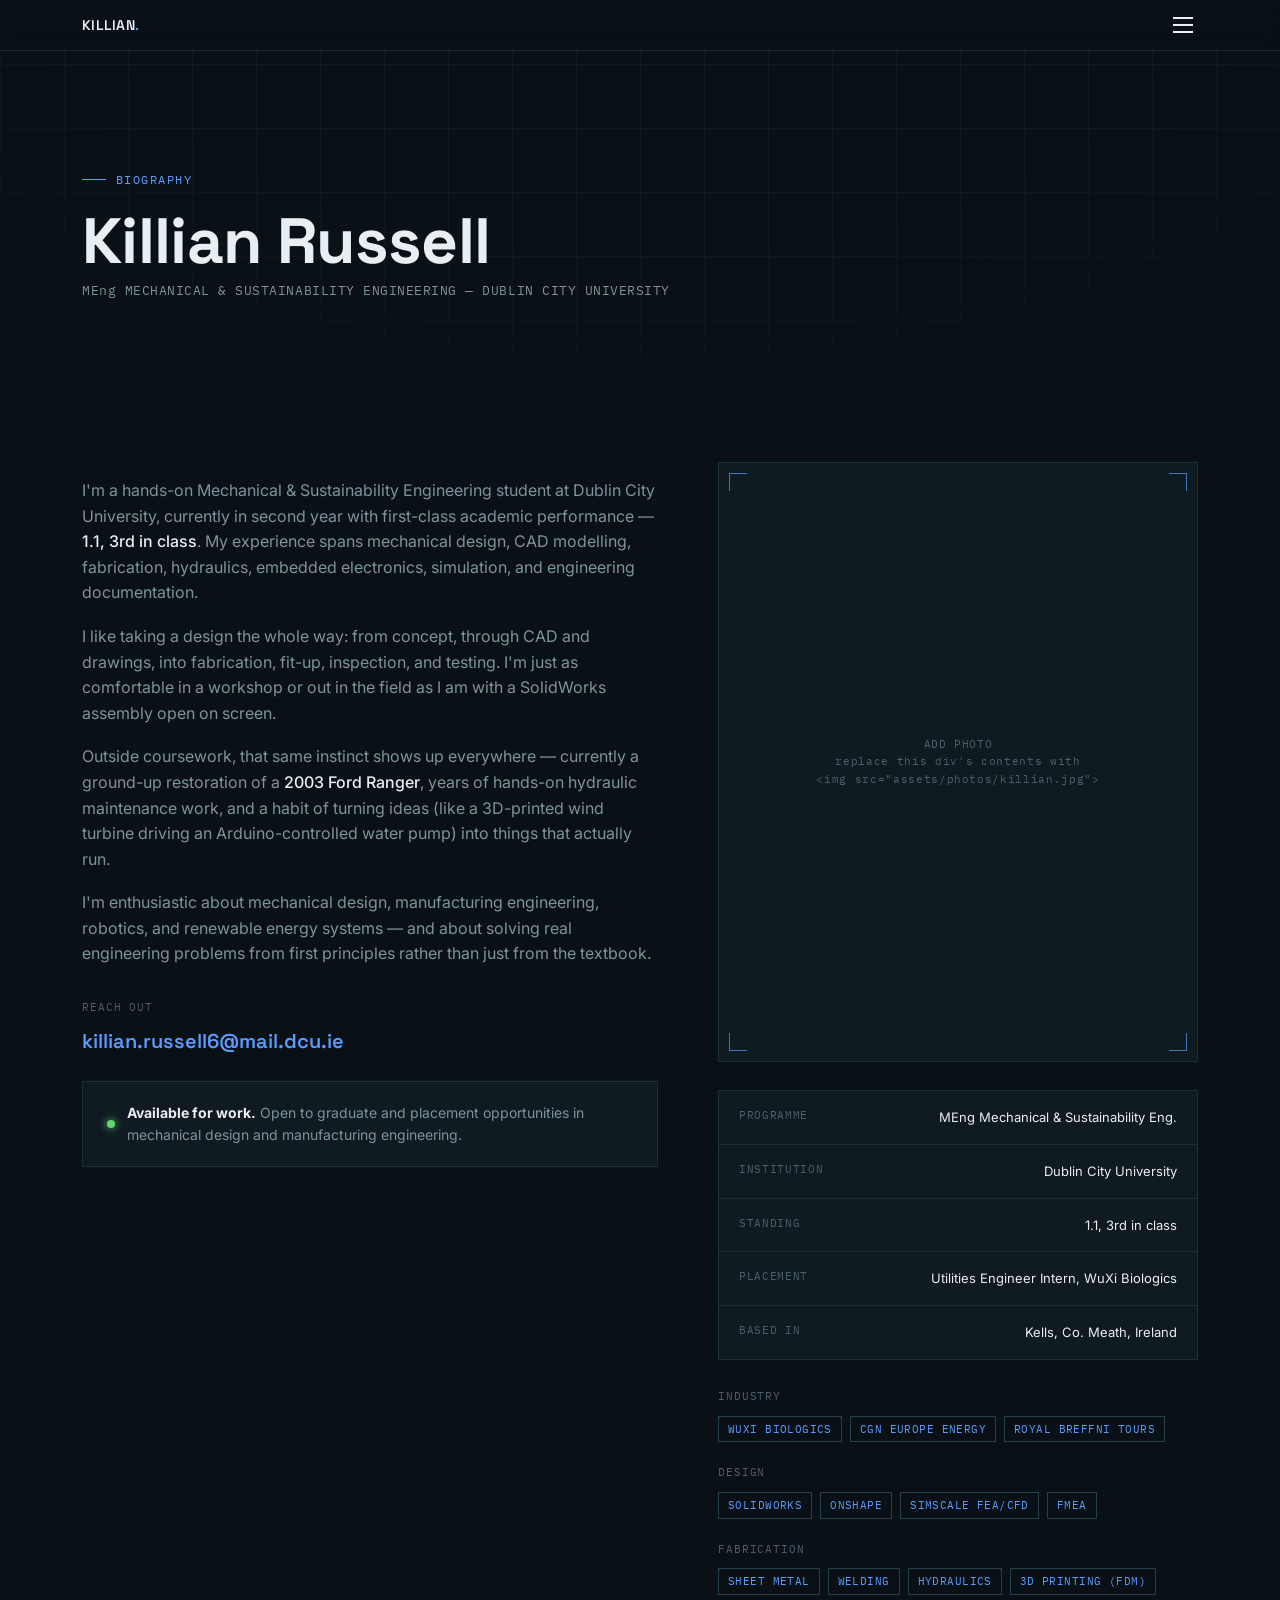
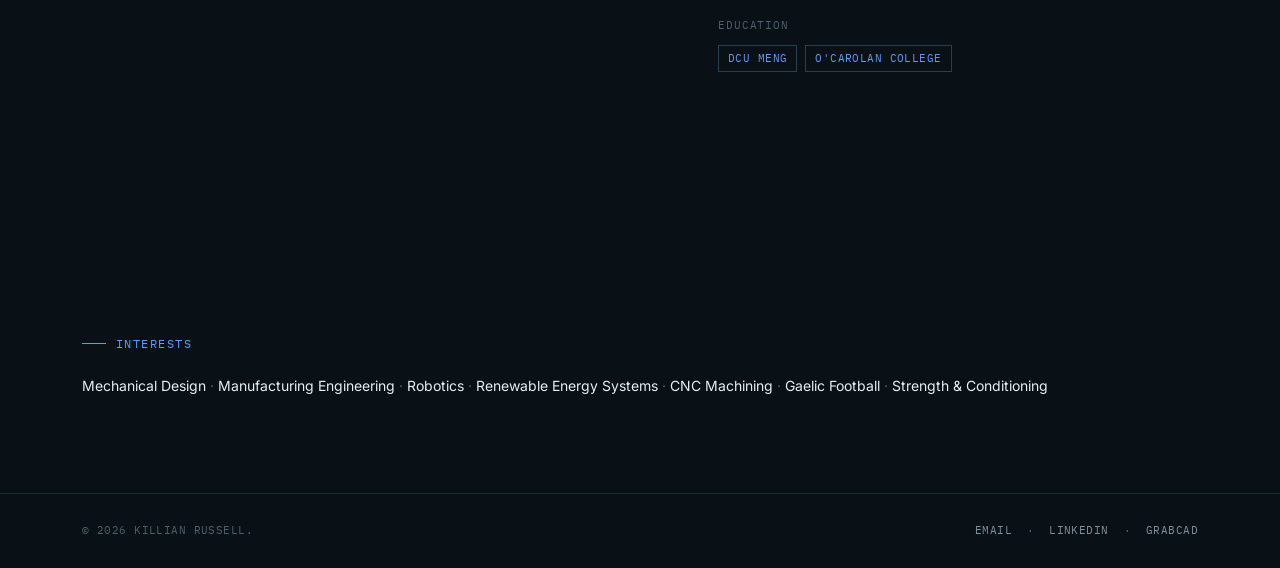
<file: about.html>
<!DOCTYPE html>
<html lang="en">
<head>
<meta charset="UTF-8">
<meta name="viewport" content="width=device-width, initial-scale=1.0">
<title>About — Killian Russell</title>
<meta name="description" content="Killian Russell — MEng Mechanical & Sustainability Engineering student. Background, skills, and experience.">

<link rel="preconnect" href="https://fonts.googleapis.com">
<link rel="preconnect" href="https://fonts.gstatic.com" crossorigin>
<link href="https://fonts.googleapis.com/css2?family=Space+Grotesk:wght@400;500;600;700&family=IBM+Plex+Mono:wght@400;500&family=Inter:wght@400;500;600&display=swap" rel="stylesheet">
<link rel="stylesheet" href="assets/style.css">

<style>
  #hero{ padding-top:170px; padding-bottom:0; }
  .about-name{
    font-size:clamp(38px,6vw,64px);
    line-height:1.0;
    margin-bottom:8px;
  }
  .about-role{
    font-family:'IBM Plex Mono',monospace;
    font-size:13px;
    color:var(--muted);
    letter-spacing:0.04em;
  }

  .about-grid{
    display:grid;
    grid-template-columns:1.2fr 1fr;
    gap:60px;
    align-items:start;
  }
  .about-text p{ color:var(--muted); font-size:16px; margin-bottom:18px; }
  .about-text strong{ color:var(--text); font-weight:500; }

  .reach-out{ margin-top:32px; }
  .reach-out .k{
    font-family:'IBM Plex Mono',monospace; font-size:11px; letter-spacing:0.08em;
    color:var(--muted-2); text-transform:uppercase; margin-bottom:8px;
  }
  .reach-out a{
    font-family:'Space Grotesk',sans-serif; font-size:20px; font-weight:600; color:var(--blue);
  }
  .reach-out a:hover{ text-decoration:underline; }

  /* photo slot */
  .photo-frame{
    position:relative;
    aspect-ratio:4/5;
    border:1px solid var(--line-soft);
    background:var(--panel);
    display:flex;
    align-items:center;
    justify-content:center;
    margin-bottom:28px;
    overflow:hidden;
  }
  .photo-frame img{ width:100%; height:100%; object-fit:cover; }
  .photo-frame .corner{
    position:absolute; width:18px; height:18px; border:1px solid var(--blue); opacity:0.7;
  }
  .photo-frame .corner.tl{ top:10px; left:10px; border-right:none; border-bottom:none; }
  .photo-frame .corner.tr{ top:10px; right:10px; border-left:none; border-bottom:none; }
  .photo-frame .corner.bl{ bottom:10px; left:10px; border-right:none; border-top:none; }
  .photo-frame .corner.br{ bottom:10px; right:10px; border-left:none; border-top:none; }
  .photo-frame .placeholder-label{
    font-family:'IBM Plex Mono',monospace; font-size:11px; color:var(--muted-2);
    text-align:center; letter-spacing:0.06em; padding:0 20px;
  }

  /* tag groups */
  .tag-group{ margin-bottom:22px; }
  .tag-group .k{
    font-family:'IBM Plex Mono',monospace; font-size:11px; letter-spacing:0.08em;
    color:var(--muted-2); text-transform:uppercase; margin-bottom:10px;
  }
  .tag-row{ display:flex; flex-wrap:wrap; gap:8px; }

  .interests-line{
    color:var(--muted); font-size:14px; line-height:1.9;
  }
  .interests-line span{ color:var(--text); }
  .interests-line span::after{ content:'  ·  '; color:var(--muted-2); }
  .interests-line span:last-child::after{ content:''; }

  @media (max-width:820px){
    .about-grid{ grid-template-columns:1fr; }
  }
</style>
</head>
<body>

<div class="grid-bg"></div>

<header>
  <div class="nav-inner">
    <a class="brand" href="index.html">KILLIAN<span class="dot">.</span></a>
    <div class="nav-menu-wrap">
    <button class="nav-toggle" id="navToggle" aria-label="Toggle menu" aria-expanded="false"><span class="bar"></span><span class="bar"></span><span class="bar"></span></button>
    <ul id="navList">
      <li><a href="about.html" class="active">01 About</a></li>
      <li><a href="works.html">02 Works</a></li>
      <li><a href="industry.html">03 Industry</a></li>
      <li><a href="sport.html">04 Sport</a></li>
      <li><a href="contact.html">05 Contact</a></li>
    </ul>
    </div>
  </div>
</header>

<main>

<section id="hero">
  <div class="wrap">
    <div class="eyebrow">Biography</div>
    <h1 class="about-name">Killian Russell</h1>
    <div class="about-role">MEng MECHANICAL &amp; SUSTAINABILITY ENGINEERING — DUBLIN CITY UNIVERSITY</div>
  </div>
</section>

<section class="tight">
  <div class="wrap">
    <div class="about-grid">

      <div class="reveal">
        <div class="about-text">
          <p>I'm a hands-on Mechanical &amp; Sustainability Engineering student at Dublin City University, currently in second year with first-class academic performance — <strong>1.1, 3rd in class</strong>. My experience spans mechanical design, CAD modelling, fabrication, hydraulics, embedded electronics, simulation, and engineering documentation.</p>
          <p>I like taking a design the whole way: from concept, through CAD and drawings, into fabrication, fit-up, inspection, and testing. I'm just as comfortable in a workshop or out in the field as I am with a SolidWorks assembly open on screen.</p>
          <p>Outside coursework, that same instinct shows up everywhere — currently a ground-up restoration of a <strong>2003 Ford Ranger</strong>, years of hands-on hydraulic maintenance work, and a habit of turning ideas (like a 3D-printed wind turbine driving an Arduino-controlled water pump) into things that actually run.</p>
          <p>I'm enthusiastic about mechanical design, manufacturing engineering, robotics, and renewable energy systems — and about solving real engineering problems from first principles rather than just from the textbook.</p>
        </div>

        <div class="reach-out">
          <div class="k">Reach out</div>
          <a href="mailto:killian.russell6@mail.dcu.ie">killian.russell6@mail.dcu.ie</a>
        </div>

        <div class="availability">
          <span class="status-dot"></span>
          <p><strong>Available for work.</strong> Open to graduate and placement opportunities in mechanical design and manufacturing engineering.</p>
        </div>
      </div>

      <div class="reveal">
        <div class="photo-frame">
          <div class="corner tl"></div>
          <div class="corner tr"></div>
          <div class="corner bl"></div>
          <div class="corner br"></div>
          <div class="placeholder-label">ADD PHOTO<br>replace this div's contents with<br>&lt;img src="assets/photos/killian.jpg"&gt;</div>
        </div>

        <div class="spec-table" style="margin-bottom:28px;">
          <div class="spec-row"><div class="k">Programme</div><div class="v">MEng Mechanical &amp; Sustainability Eng.</div></div>
          <div class="spec-row"><div class="k">Institution</div><div class="v">Dublin City University</div></div>
          <div class="spec-row"><div class="k">Standing</div><div class="v">1.1, 3rd in class</div></div>
          <div class="spec-row"><div class="k">Placement</div><div class="v">Utilities Engineer Intern, WuXi Biologics</div></div>
          <div class="spec-row"><div class="k">Based in</div><div class="v">Kells, Co. Meath, Ireland</div></div>
        </div>

        <div class="tag-group">
          <div class="k">Industry</div>
          <div class="tag-row">
            <span class="chip">WuXi Biologics</span>
            <span class="chip">CGN Europe Energy</span>
            <span class="chip">Royal Breffni Tours</span>
          </div>
        </div>
        <div class="tag-group">
          <div class="k">Design</div>
          <div class="tag-row">
            <span class="chip">SolidWorks</span>
            <span class="chip">Onshape</span>
            <span class="chip">SimScale FEA/CFD</span>
            <span class="chip">FMEA</span>
          </div>
        </div>
        <div class="tag-group">
          <div class="k">Fabrication</div>
          <div class="tag-row">
            <span class="chip">Sheet Metal</span>
            <span class="chip">Welding</span>
            <span class="chip">Hydraulics</span>
            <span class="chip">3D Printing (FDM)</span>
          </div>
        </div>
        <div class="tag-group">
          <div class="k">Education</div>
          <div class="tag-row">
            <span class="chip">DCU MEng</span>
            <span class="chip">O'Carolan College</span>
          </div>
        </div>
      </div>

    </div>
  </div>
</section>

<section class="tight">
  <div class="wrap">
    <div class="eyebrow">Interests</div>
    <p class="interests-line">
      <span>Mechanical Design</span>
      <span>Manufacturing Engineering</span>
      <span>Robotics</span>
      <span>Renewable Energy Systems</span>
      <span>CNC Machining</span>
      <span>Gaelic Football</span>
      <span>Strength &amp; Conditioning</span>
    </p>
  </div>
</section>

</main>

<footer>
  <div class="wrap footer-inner">
    <div>© 2026 KILLIAN RUSSELL.</div>
    <div><a href="mailto:killian.russell6@mail.dcu.ie">EMAIL</a> &nbsp;·&nbsp; <a href="https://www.linkedin.com/in/killian-russell" target="_blank" rel="noopener">LINKEDIN</a> &nbsp;·&nbsp; <a href="https://grabcad.com/killian.russell-1" target="_blank" rel="noopener">GRABCAD</a></div>
  </div>
</footer>

<script>
  const navToggle = document.getElementById('navToggle');
  const navList = document.getElementById('navList');
  navToggle.addEventListener('click', () => {
    const open = navList.classList.toggle('open');
    navToggle.classList.toggle('open', open);
    navToggle.setAttribute('aria-expanded', open);
  });
  navList.querySelectorAll('a').forEach(a => a.addEventListener('click', () => {
    navList.classList.remove('open');
    navToggle.classList.remove('open');
    navToggle.setAttribute('aria-expanded','false');
  }));

  const revealEls = document.querySelectorAll('.reveal');
  const io = new IntersectionObserver((entries) => {
    entries.forEach(entry => {
      if(entry.isIntersecting){ entry.target.classList.add('in'); io.unobserve(entry.target); }
    });
  }, {threshold:0.12});
  revealEls.forEach(el => io.observe(el));
</script>

</body>
</html>
</file>
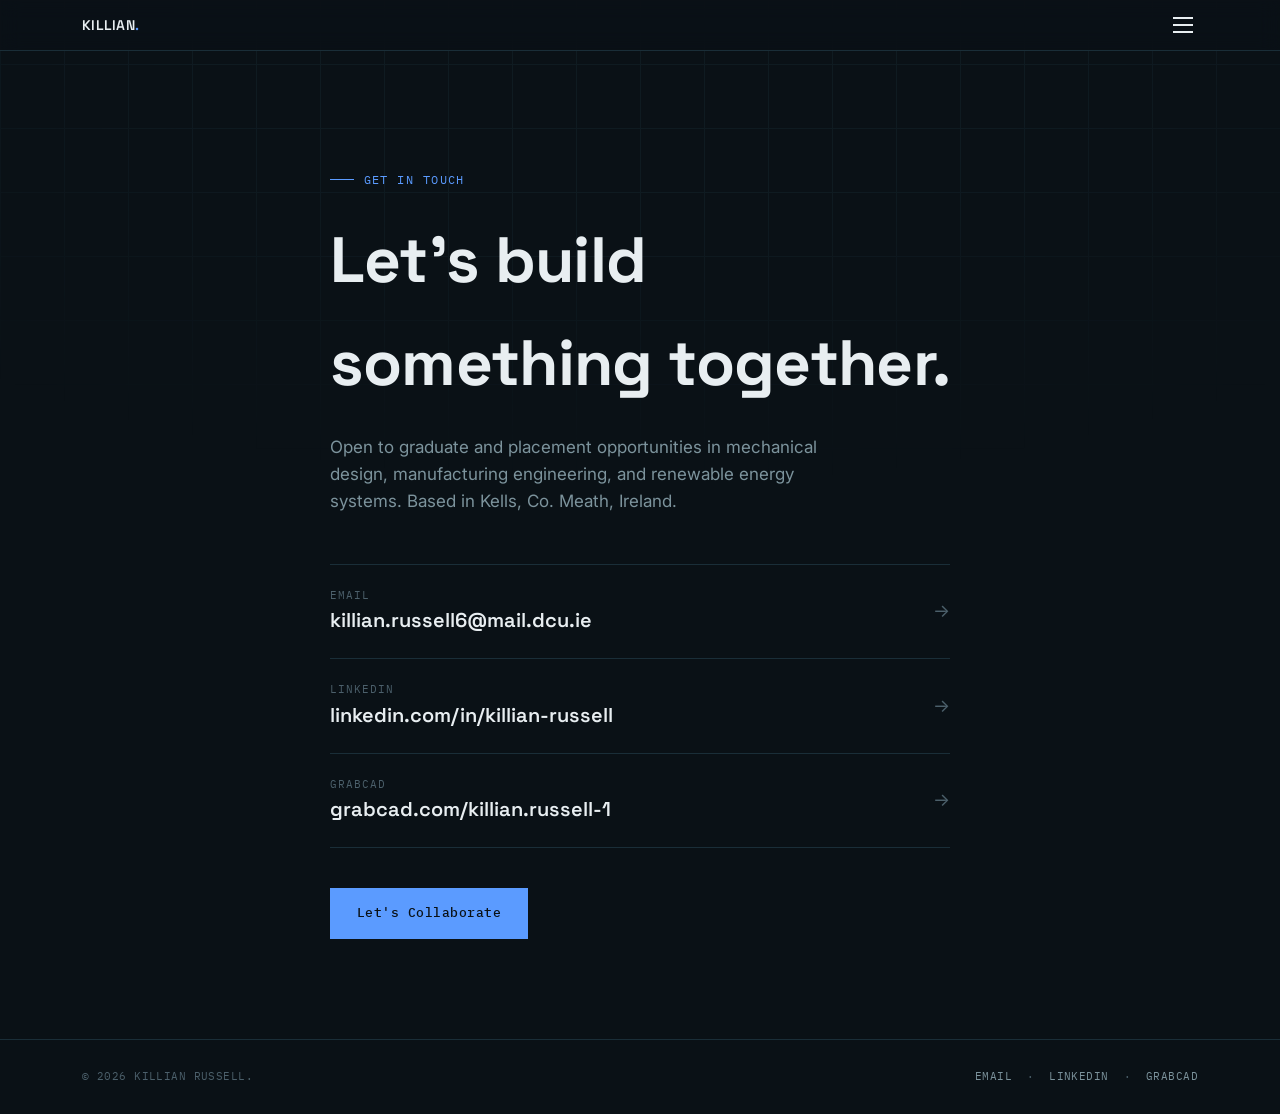
<file: contact.html>
<!DOCTYPE html>
<html lang="en">
<head>
<meta charset="UTF-8">
<meta name="viewport" content="width=device-width, initial-scale=1.0">
<title>Contact — Killian Russell</title>
<meta name="description" content="Get in touch with Killian Russell — email, LinkedIn, GrabCAD.">

<link rel="preconnect" href="https://fonts.googleapis.com">
<link rel="preconnect" href="https://fonts.gstatic.com" crossorigin>
<link href="https://fonts.googleapis.com/css2?family=Space+Grotesk:wght@400;500;600;700&family=IBM+Plex+Mono:wght@400;500&family=Inter:wght@400;500;600&display=swap" rel="stylesheet">
<link rel="stylesheet" href="assets/style.css">

<style>
  #hero{
    padding-top:170px;
    min-height:80vh;
    display:flex;
    align-items:center;
  }
  .contact-inner{ max-width:640px; }
  .page-title{ font-size:clamp(36px,6vw,64px); margin-bottom:20px; }
  .page-sub{ color:var(--muted); font-size:17px; margin-bottom:48px; max-width:520px; }

  .contact-links{
    border-top:1px solid var(--line-soft);
    margin-bottom:40px;
  }
  .contact-row{
    display:flex;
    justify-content:space-between;
    align-items:center;
    padding:22px 0;
    border-bottom:1px solid var(--line-soft);
    transition:padding-left .2s;
  }
  .contact-row:hover{ padding-left:8px; }
  .contact-row .k{
    font-family:'IBM Plex Mono',monospace;
    font-size:11px;
    letter-spacing:0.1em;
    color:var(--muted-2);
    text-transform:uppercase;
  }
  .contact-row .v{
    font-family:'Space Grotesk',sans-serif;
    font-size:20px;
    font-weight:600;
    color:var(--text);
  }
  .contact-row:hover .v{ color:var(--blue); }
  .contact-row .arrow{ color:var(--muted-2); font-size:18px; transition:transform .2s, color .2s; }
  .contact-row:hover .arrow{ color:var(--blue); transform:translateX(4px); }

  .contact-meta{
    color:var(--muted);
    font-size:14px;
    margin-bottom:32px;
  }
  .contact-meta strong{ color:var(--text); font-weight:500; }
</style>
</head>
<body>

<div class="grid-bg"></div>

<header>
  <div class="nav-inner">
    <a class="brand" href="index.html">KILLIAN<span class="dot">.</span></a>
    <div class="nav-menu-wrap">
    <button class="nav-toggle" id="navToggle" aria-label="Toggle menu" aria-expanded="false"><span class="bar"></span><span class="bar"></span><span class="bar"></span></button>
    <ul id="navList">
      <li><a href="about.html">01 About</a></li>
      <li><a href="works.html">02 Works</a></li>
      <li><a href="industry.html">03 Industry</a></li>
      <li><a href="sport.html">04 Sport</a></li>
      <li><a href="contact.html" class="active">05 Contact</a></li>
    </ul>
    </div>
  </div>
</header>

<main>

<section id="hero">
  <div class="wrap">
    <div class="contact-inner">
      <div class="eyebrow">Get In Touch</div>
      <h1 class="page-title">Let's build<br>something together.</h1>
      <p class="page-sub">Open to graduate and placement opportunities in mechanical design, manufacturing engineering, and renewable energy systems. Based in Kells, Co. Meath, Ireland.</p>

      <div class="contact-links">
        <a href="mailto:killian.russell6@mail.dcu.ie" class="contact-row reveal">
          <div><div class="k">Email</div><div class="v">killian.russell6@mail.dcu.ie</div></div>
          <span class="arrow">→</span>
        </a>
        <a href="https://www.linkedin.com/in/killian-russell" target="_blank" rel="noopener" class="contact-row reveal">
          <div><div class="k">LinkedIn</div><div class="v">linkedin.com/in/killian-russell</div></div>
          <span class="arrow">→</span>
        </a>
        <a href="https://grabcad.com/killian.russell-1" target="_blank" rel="noopener" class="contact-row reveal">
          <div><div class="k">GrabCAD</div><div class="v">grabcad.com/killian.russell-1</div></div>
          <span class="arrow">→</span>
        </a>
      </div>

      <a href="https://www.linkedin.com/in/killian-russell" target="_blank" rel="noopener" class="btn btn-primary">Let's Collaborate</a>
    </div>
  </div>
</section>

</main>

<footer>
  <div class="wrap footer-inner">
    <div>© 2026 KILLIAN RUSSELL.</div>
    <div><a href="mailto:killian.russell6@mail.dcu.ie">EMAIL</a> &nbsp;·&nbsp; <a href="https://www.linkedin.com/in/killian-russell" target="_blank" rel="noopener">LINKEDIN</a> &nbsp;·&nbsp; <a href="https://grabcad.com/killian.russell-1" target="_blank" rel="noopener">GRABCAD</a></div>
  </div>
</footer>

<script>
  const navToggle = document.getElementById('navToggle');
  const navList = document.getElementById('navList');
  navToggle.addEventListener('click', () => {
    const open = navList.classList.toggle('open');
    navToggle.classList.toggle('open', open);
    navToggle.setAttribute('aria-expanded', open);
  });
  navList.querySelectorAll('a').forEach(a => a.addEventListener('click', () => {
    navList.classList.remove('open');
    navToggle.classList.remove('open');
    navToggle.setAttribute('aria-expanded','false');
  }));

  const revealEls = document.querySelectorAll('.reveal');
  const io = new IntersectionObserver((entries) => {
    entries.forEach(entry => {
      if(entry.isIntersecting){ entry.target.classList.add('in'); io.unobserve(entry.target); }
    });
  }, {threshold:0.12});
  revealEls.forEach(el => io.observe(el));
</script>

</body>
</html>
</file>
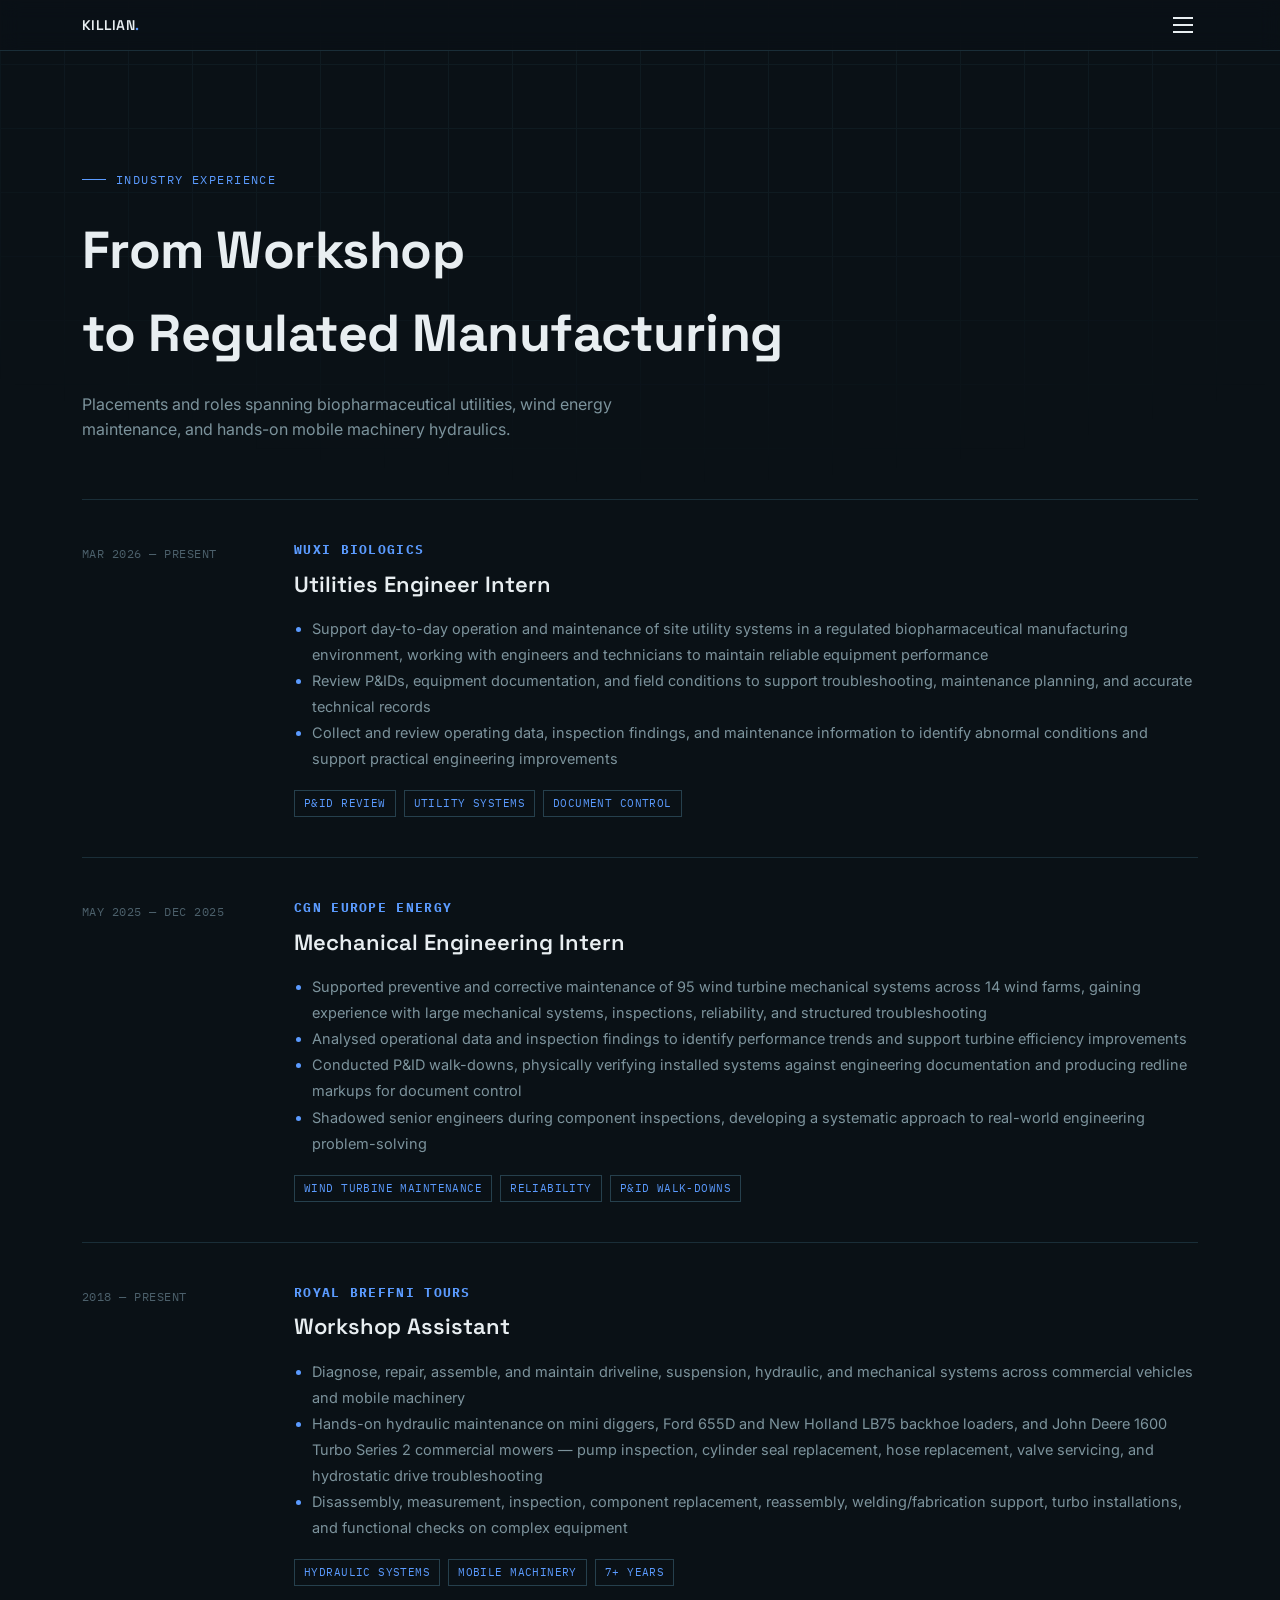
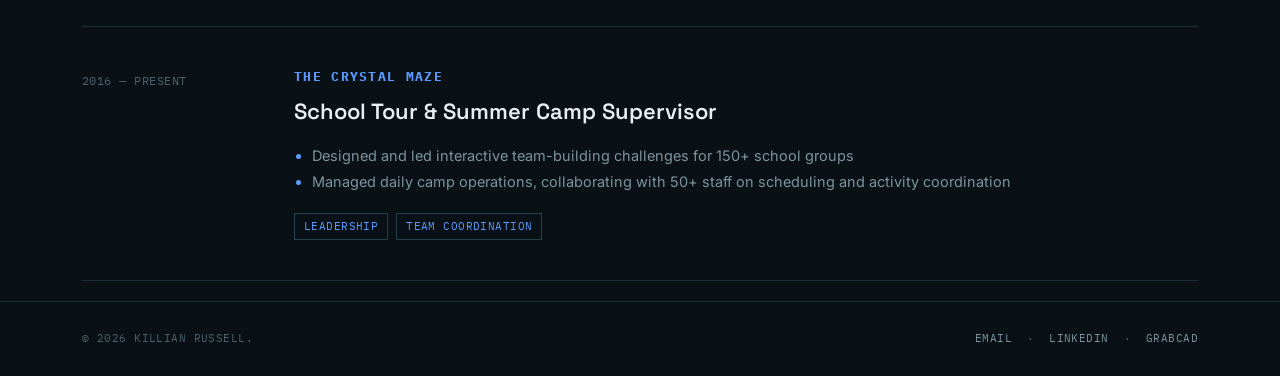
<file: industry.html>
<!DOCTYPE html>
<html lang="en">
<head>
<meta charset="UTF-8">
<meta name="viewport" content="width=device-width, initial-scale=1.0">
<title>Industry — Killian Russell</title>
<meta name="description" content="Industry experience — Killian Russell. WuXi Biologics, CGN Europe Energy, Royal Breffni Tours.">

<link rel="preconnect" href="https://fonts.googleapis.com">
<link rel="preconnect" href="https://fonts.gstatic.com" crossorigin>
<link href="https://fonts.googleapis.com/css2?family=Space+Grotesk:wght@400;500;600;700&family=IBM+Plex+Mono:wght@400;500&family=Inter:wght@400;500;600&display=swap" rel="stylesheet">
<link rel="stylesheet" href="assets/style.css">

<style>
  #hero{ padding-top:170px; padding-bottom:20px; }
  .page-title{ font-size:clamp(34px,5.5vw,52px); margin-bottom:16px; }
  .page-sub{ color:var(--muted); font-size:16px; max-width:600px; }

  .timeline{ margin-top:56px; }
  .tl-entry{
    display:grid;
    grid-template-columns:180px 1fr;
    gap:32px;
    padding:40px 0;
    border-top:1px solid var(--line-soft);
  }
  .timeline .tl-entry:last-child{ border-bottom:1px solid var(--line-soft); }
  .tl-date{
    font-family:'IBM Plex Mono',monospace;
    font-size:12px;
    color:var(--muted-2);
    letter-spacing:0.04em;
    padding-top:4px;
  }
  .tl-body h3{
    font-family:'IBM Plex Mono',monospace;
    font-size:13px;
    letter-spacing:0.1em;
    text-transform:uppercase;
    color:var(--blue);
    margin-bottom:6px;
  }
  .tl-body .role{
    font-family:'Space Grotesk',sans-serif;
    font-size:22px;
    font-weight:600;
    margin-bottom:14px;
  }
  .tl-body ul{
    margin:0 0 18px;
    padding-left:18px;
    color:var(--muted);
    font-size:14.5px;
    line-height:1.8;
  }
  .tl-body ul li::marker{ color:var(--blue); }
  .tl-tags{ display:flex; gap:8px; flex-wrap:wrap; }

  @media (max-width:640px){
    .tl-entry{ grid-template-columns:1fr; gap:10px; }
  }
</style>
</head>
<body>

<div class="grid-bg"></div>

<header>
  <div class="nav-inner">
    <a class="brand" href="index.html">KILLIAN<span class="dot">.</span></a>
    <div class="nav-menu-wrap">
    <button class="nav-toggle" id="navToggle" aria-label="Toggle menu" aria-expanded="false"><span class="bar"></span><span class="bar"></span><span class="bar"></span></button>
    <ul id="navList">
      <li><a href="about.html">01 About</a></li>
      <li><a href="works.html">02 Works</a></li>
      <li><a href="industry.html" class="active">03 Industry</a></li>
      <li><a href="sport.html">04 Sport</a></li>
      <li><a href="contact.html">05 Contact</a></li>
    </ul>
    </div>
  </div>
</header>

<main>

<section id="hero">
  <div class="wrap">
    <div class="eyebrow">Industry Experience</div>
    <h1 class="page-title">From Workshop<br>to Regulated Manufacturing</h1>
    <p class="page-sub">Placements and roles spanning biopharmaceutical utilities, wind energy maintenance, and hands-on mobile machinery hydraulics.</p>

    <div class="timeline">

      <div class="tl-entry reveal">
        <div class="tl-date">MAR 2026 — PRESENT</div>
        <div class="tl-body">
          <h3>WuXi Biologics</h3>
          <div class="role">Utilities Engineer Intern</div>
          <ul>
            <li>Support day-to-day operation and maintenance of site utility systems in a regulated biopharmaceutical manufacturing environment, working with engineers and technicians to maintain reliable equipment performance</li>
            <li>Review P&amp;IDs, equipment documentation, and field conditions to support troubleshooting, maintenance planning, and accurate technical records</li>
            <li>Collect and review operating data, inspection findings, and maintenance information to identify abnormal conditions and support practical engineering improvements</li>
          </ul>
          <div class="tl-tags">
            <span class="chip">P&amp;ID Review</span>
            <span class="chip">Utility Systems</span>
            <span class="chip">Document Control</span>
          </div>
        </div>
      </div>

      <div class="tl-entry reveal">
        <div class="tl-date">MAY 2025 — DEC 2025</div>
        <div class="tl-body">
          <h3>CGN Europe Energy</h3>
          <div class="role">Mechanical Engineering Intern</div>
          <ul>
            <li>Supported preventive and corrective maintenance of 95 wind turbine mechanical systems across 14 wind farms, gaining experience with large mechanical systems, inspections, reliability, and structured troubleshooting</li>
            <li>Analysed operational data and inspection findings to identify performance trends and support turbine efficiency improvements</li>
            <li>Conducted P&amp;ID walk-downs, physically verifying installed systems against engineering documentation and producing redline markups for document control</li>
            <li>Shadowed senior engineers during component inspections, developing a systematic approach to real-world engineering problem-solving</li>
          </ul>
          <div class="tl-tags">
            <span class="chip">Wind Turbine Maintenance</span>
            <span class="chip">Reliability</span>
            <span class="chip">P&amp;ID Walk-downs</span>
          </div>
        </div>
      </div>

      <div class="tl-entry reveal">
        <div class="tl-date">2018 — PRESENT</div>
        <div class="tl-body">
          <h3>Royal Breffni Tours</h3>
          <div class="role">Workshop Assistant</div>
          <ul>
            <li>Diagnose, repair, assemble, and maintain driveline, suspension, hydraulic, and mechanical systems across commercial vehicles and mobile machinery</li>
            <li>Hands-on hydraulic maintenance on mini diggers, Ford 655D and New Holland LB75 backhoe loaders, and John Deere 1600 Turbo Series 2 commercial mowers — pump inspection, cylinder seal replacement, hose replacement, valve servicing, and hydrostatic drive troubleshooting</li>
            <li>Disassembly, measurement, inspection, component replacement, reassembly, welding/fabrication support, turbo installations, and functional checks on complex equipment</li>
          </ul>
          <div class="tl-tags">
            <span class="chip">Hydraulic Systems</span>
            <span class="chip">Mobile Machinery</span>
            <span class="chip">7+ Years</span>
          </div>
        </div>
      </div>

      <div class="tl-entry reveal">
        <div class="tl-date">2016 — PRESENT</div>
        <div class="tl-body">
          <h3>The Crystal Maze</h3>
          <div class="role">School Tour &amp; Summer Camp Supervisor</div>
          <ul>
            <li>Designed and led interactive team-building challenges for 150+ school groups</li>
            <li>Managed daily camp operations, collaborating with 50+ staff on scheduling and activity coordination</li>
          </ul>
          <div class="tl-tags">
            <span class="chip">Leadership</span>
            <span class="chip">Team Coordination</span>
          </div>
        </div>
      </div>

    </div>
  </div>
</section>

</main>

<footer>
  <div class="wrap footer-inner">
    <div>© 2026 KILLIAN RUSSELL.</div>
    <div><a href="mailto:killian.russell6@mail.dcu.ie">EMAIL</a> &nbsp;·&nbsp; <a href="https://www.linkedin.com/in/killian-russell" target="_blank" rel="noopener">LINKEDIN</a> &nbsp;·&nbsp; <a href="https://grabcad.com/killian.russell-1" target="_blank" rel="noopener">GRABCAD</a></div>
  </div>
</footer>

<script>
  const navToggle = document.getElementById('navToggle');
  const navList = document.getElementById('navList');
  navToggle.addEventListener('click', () => {
    const open = navList.classList.toggle('open');
    navToggle.classList.toggle('open', open);
    navToggle.setAttribute('aria-expanded', open);
  });
  navList.querySelectorAll('a').forEach(a => a.addEventListener('click', () => {
    navList.classList.remove('open');
    navToggle.classList.remove('open');
    navToggle.setAttribute('aria-expanded','false');
  }));

  const revealEls = document.querySelectorAll('.reveal');
  const io = new IntersectionObserver((entries) => {
    entries.forEach(entry => {
      if(entry.isIntersecting){ entry.target.classList.add('in'); io.unobserve(entry.target); }
    });
  }, {threshold:0.12});
  revealEls.forEach(el => io.observe(el));
</script>

</body>
</html>
</file>
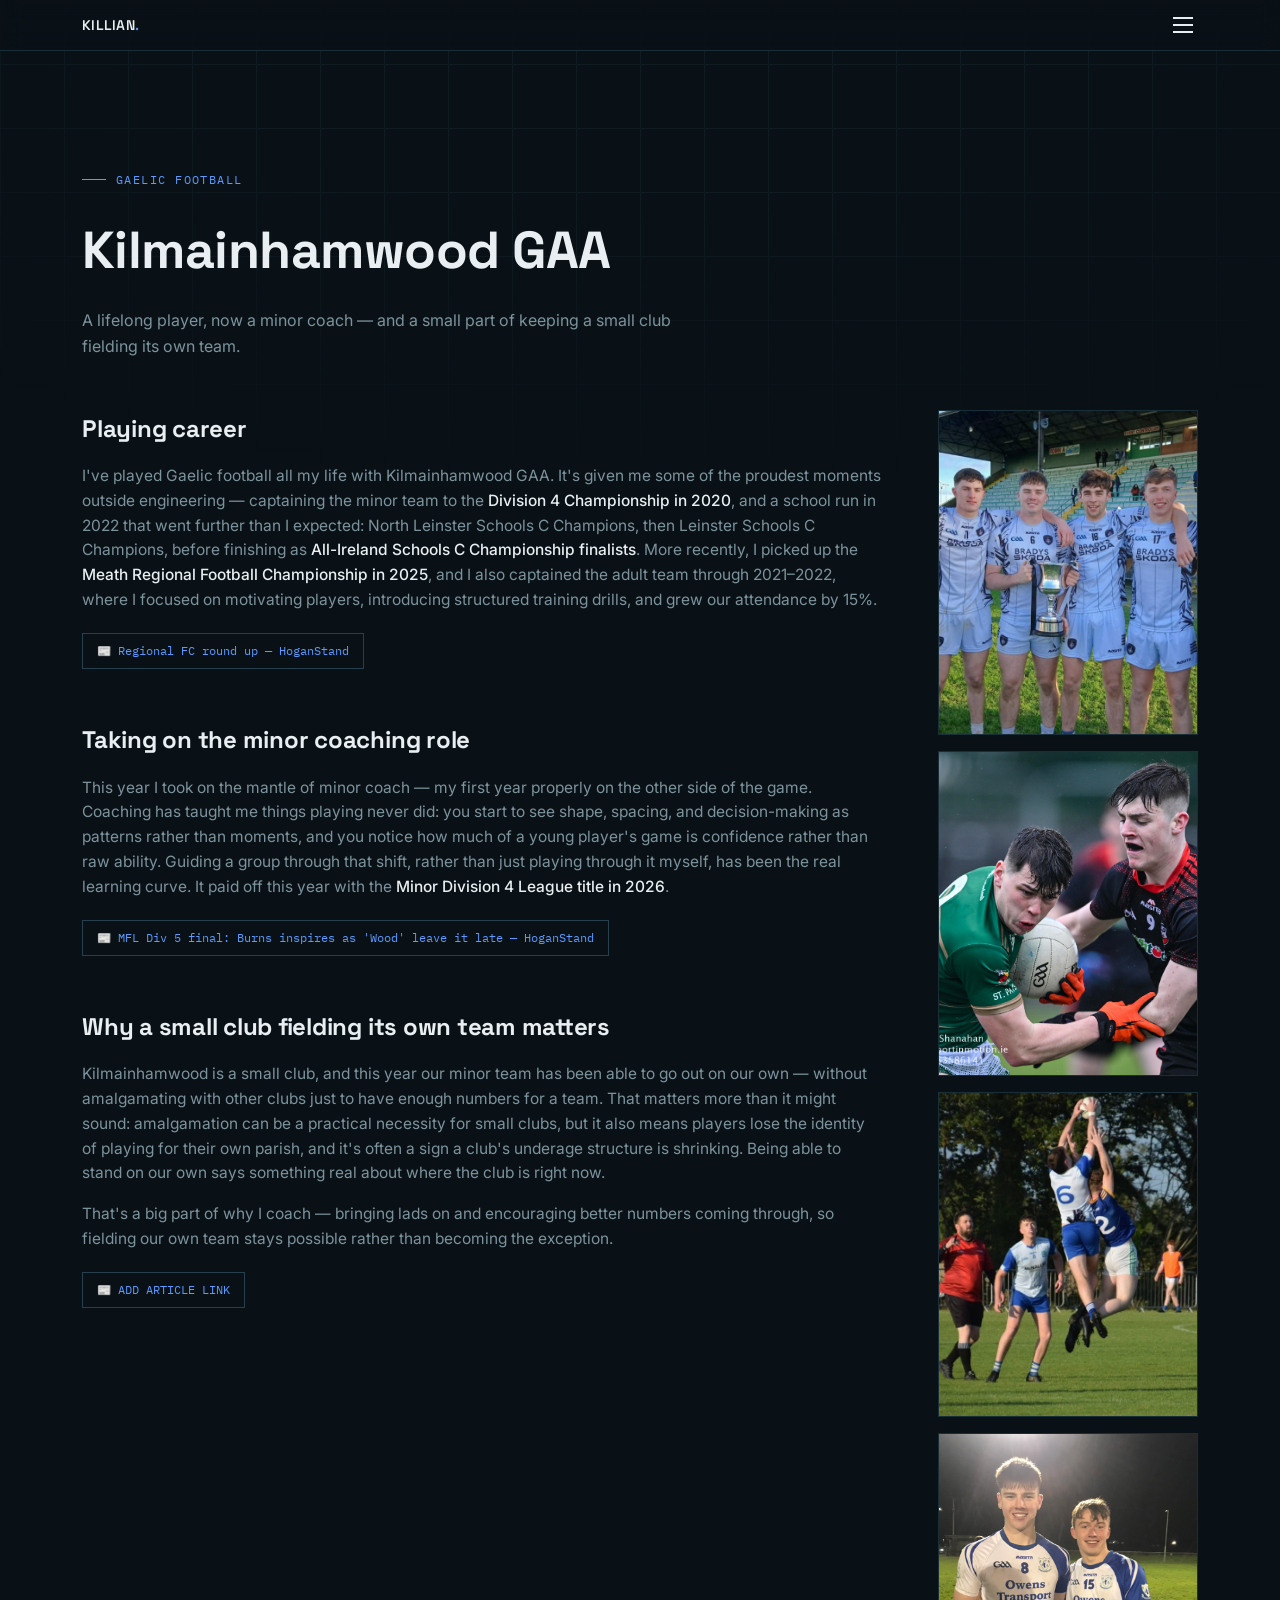
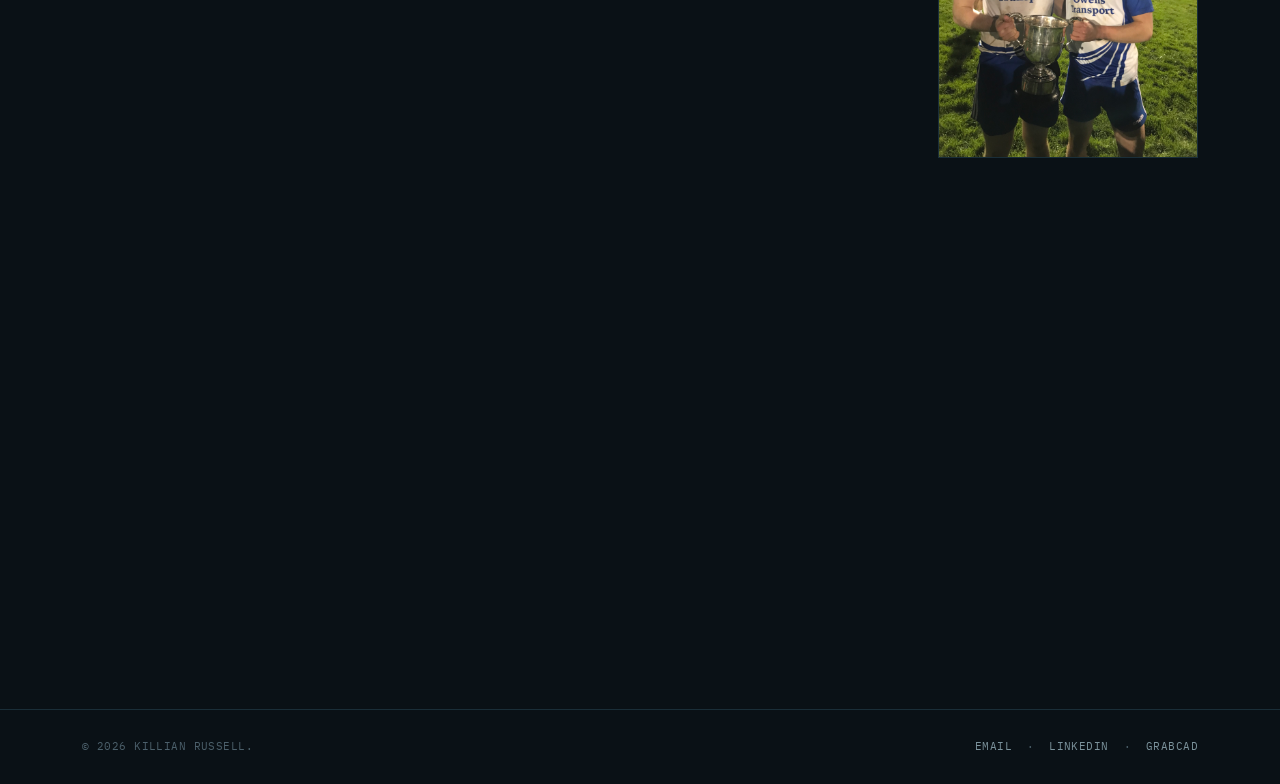
<file: sport.html>
<!DOCTYPE html>
<html lang="en">
<head>
<meta charset="UTF-8">
<meta name="viewport" content="width=device-width, initial-scale=1.0">
<title>Sport — Killian Russell</title>
<meta name="description" content="Gaelic football — Killian Russell. Kilmainhamwood GAA, playing career and minor coaching.">

<link rel="preconnect" href="https://fonts.googleapis.com">
<link rel="preconnect" href="https://fonts.gstatic.com" crossorigin>
<link href="https://fonts.googleapis.com/css2?family=Space+Grotesk:wght@400;500;600;700&family=IBM+Plex+Mono:wght@400;500&family=Inter:wght@400;500;600&display=swap" rel="stylesheet">
<link rel="stylesheet" href="assets/style.css">

<style>
  #hero{ padding-top:170px; padding-bottom:20px; }
  .page-title{ font-size:clamp(34px,5.5vw,52px); margin-bottom:16px; }
  .page-sub{ color:var(--muted); font-size:16px; max-width:600px; }

  /* two-column: narrative + photo rail */
  .sport-layout{
    display:grid;
    grid-template-columns:1fr 260px;
    gap:56px;
    margin-top:50px;
  }
  .sport-copy h3{
    font-family:'Space Grotesk',sans-serif;
    font-size:24px;
    margin:44px 0 16px;
  }
  .sport-copy h3:first-child{ margin-top:0; }
  .sport-copy p{ color:var(--muted); font-size:15.5px; margin-bottom:16px; }
  .sport-copy strong{ color:var(--text); font-weight:500; }
  .article-link{
    display:inline-flex; align-items:center; gap:8px;
    font-family:'IBM Plex Mono',monospace; font-size:11.5px; color:var(--blue);
    border:1px solid var(--line); padding:8px 14px; margin-top:4px; margin-bottom:8px;
  }
  .article-link:hover{ border-color:var(--blue); }

  /* photo rail */
  .photo-rail{ display:flex; flex-direction:column; gap:16px; position:sticky; top:120px; align-self:start; }
  .rail-slot{
    aspect-ratio:4/5; border:1px solid var(--line-soft); background:var(--panel);
    display:flex; align-items:center; justify-content:center; overflow:hidden;
  }
  .rail-slot img{ width:100%; height:100%; object-fit:cover; }
  .rail-slot .placeholder-label{
    font-family:'IBM Plex Mono',monospace; font-size:10px; color:var(--muted-2);
    text-align:center; letter-spacing:0.05em; padding:0 14px;
  }
  @media (max-width:820px){
    .sport-layout{ grid-template-columns:1fr; }
    .photo-rail{ position:static; flex-direction:row; overflow-x:auto; }
    .rail-slot{ min-width:160px; aspect-ratio:4/5; }
  }

  /* results table */
  .results-wrap{ margin-top:60px; display:grid; grid-template-columns:1fr 1fr; gap:2px; background:var(--line-soft); border:1px solid var(--line-soft); }
  .results-col{ background:var(--panel); padding:28px; }
  .results-col h4{
    font-family:'IBM Plex Mono',monospace; font-size:12px; letter-spacing:0.1em; text-transform:uppercase;
    color:var(--blue); margin-bottom:20px;
  }
  .result-row{
    display:flex; justify-content:space-between; align-items:baseline; gap:12px;
    padding:14px 0; border-top:1px solid var(--line-soft);
  }
  .results-col .result-row:first-of-type{ border-top:none; }
  .result-row .r-name{ font-size:14px; color:var(--text); }
  .result-row .r-year{ font-family:'IBM Plex Mono',monospace; font-size:12px; color:var(--muted-2); white-space:nowrap; }
  @media (max-width:640px){ .results-wrap{ grid-template-columns:1fr; } }
</style>
</head>
<body>

<div class="grid-bg"></div>

<header>
  <div class="nav-inner">
    <a class="brand" href="index.html">KILLIAN<span class="dot">.</span></a>
    <div class="nav-menu-wrap">
    <button class="nav-toggle" id="navToggle" aria-label="Toggle menu" aria-expanded="false"><span class="bar"></span><span class="bar"></span><span class="bar"></span></button>
    <ul id="navList">
      <li><a href="about.html">01 About</a></li>
      <li><a href="works.html">02 Works</a></li>
      <li><a href="industry.html">03 Industry</a></li>
      <li><a href="sport.html" class="active">04 Sport</a></li>
      <li><a href="contact.html">05 Contact</a></li>
    </ul>
    </div>
  </div>
</header>

<main>

<section id="hero">
  <div class="wrap">
    <div class="eyebrow">Gaelic Football</div>
    <h1 class="page-title">Kilmainhamwood GAA</h1>
    <p class="page-sub">A lifelong player, now a minor coach — and a small part of keeping a small club fielding its own team.</p>

    <div class="sport-layout">
      <div class="sport-copy">

        <h3>Playing career</h3>
        <p class="reveal">I've played Gaelic football all my life with Kilmainhamwood GAA. It's given me some of the proudest moments outside engineering — captaining the minor team to the <strong>Division 4 Championship in 2020</strong>, and a school run in 2022 that went further than I expected: North Leinster Schools C Champions, then Leinster Schools C Champions, before finishing as <strong>All-Ireland Schools C Championship finalists</strong>. More recently, I picked up the <strong>Meath Regional Football Championship in 2025</strong>, and I also captained the adult team through 2021–2022, where I focused on motivating players, introducing structured training drills, and grew our attendance by 15%.</p>
        <a href="https://hoganstand.com/Meath/article/index/338360" class="article-link" target="_blank" rel="noopener">📰 Regional FC round up — HoganStand</a>

        <h3>Taking on the minor coaching role</h3>
        <p class="reveal">This year I took on the mantle of minor coach — my first year properly on the other side of the game. Coaching has taught me things playing never did: you start to see shape, spacing, and decision-making as patterns rather than moments, and you notice how much of a young player's game is confidence rather than raw ability. Guiding a group through that shift, rather than just playing through it myself, has been the real learning curve. It paid off this year with the <strong>Minor Division 4 League title in 2026</strong>.</p>
        <a href="https://hoganstand.com/Meath/Article/Index/341083" class="article-link" target="_blank" rel="noopener">📰 MFL Div 5 final: Burns inspires as 'Wood' leave it late — HoganStand</a>

        <h3>Why a small club fielding its own team matters</h3>
        <p class="reveal">Kilmainhamwood is a small club, and this year our minor team has been able to go out on our own — without amalgamating with other clubs just to have enough numbers for a team. That matters more than it might sound: amalgamation can be a practical necessity for small clubs, but it also means players lose the identity of playing for their own parish, and it's often a sign a club's underage structure is shrinking. Being able to stand on our own says something real about where the club is right now.</p>
        <p class="reveal">That's a big part of why I coach — bringing lads on and encouraging better numbers coming through, so fielding our own team stays possible rather than becoming the exception.</p>
        <a href="#" class="article-link">📰 ADD ARTICLE LINK</a>

      </div>
 
      <div class="photo-rail">
        <div class="rail-slot"><img src="assets/photos/sport/sport-1.png" alt="Killian Russell — Kilmainhamwood GAA"></div>
        <div class="rail-slot"><img src="assets/photos/sport/sport-2.JPG" alt="Killian Russell — Kilmainhamwood GAA"></div>
        <div class="rail-slot"><img src="assets/photos/sport/sport-3.JPG" alt="Killian Russell — Kilmainhamwood GAA"></div>
        <div class="rail-slot"><img src="assets/photos/sport/sport-4.jpeg" alt="Killian Russell — Kilmainhamwood GAA"></div>
      </div>
    </div>
    
    <div class="results-wrap reveal">
      <div class="results-col">
        <h4>Player</h4>
        <div class="result-row"><div class="r-name">Minor Division 4 Championship (Captain)</div><div class="r-year">2020</div></div>
        <div class="result-row"><div class="r-name">Adult Division 4 League</div><div class="r-year">2021</div></div>
        <div class="result-row"><div class="r-name">North Leinster Schools C Championship</div><div class="r-year">2022</div></div>
        <div class="result-row"><div class="r-name">Leinster Schools C Championship</div><div class="r-year">2022</div></div>
        <div class="result-row"><div class="r-name">All-Ireland Schools C Championship — Finalists</div><div class="r-year">2022</div></div>
        <div class="result-row"><div class="r-name">Adult GAA Football Team Captain</div><div class="r-year">2021–22</div></div>
        <div class="result-row"><div class="r-name">Meath Regional Football Championship</div><div class="r-year">2025</div></div>
      </div>
      <div class="results-col">
        <h4>Coaching</h4>
        <div class="result-row"><div class="r-name">Minor Division 4 League</div><div class="r-year">2026</div></div>
      </div>
    </div>

  </div>
</section>

</main>

<footer>
  <div class="wrap footer-inner">
    <div>© 2026 KILLIAN RUSSELL.</div>
    <div><a href="mailto:killian.russell6@mail.dcu.ie">EMAIL</a> &nbsp;·&nbsp; <a href="https://www.linkedin.com/in/killian-russell" target="_blank" rel="noopener">LINKEDIN</a> &nbsp;·&nbsp; <a href="https://grabcad.com/killian.russell-1" target="_blank" rel="noopener">GRABCAD</a></div>
  </div>
</footer>

<script>
  const navToggle = document.getElementById('navToggle');
  const navList = document.getElementById('navList');
  navToggle.addEventListener('click', () => {
    const open = navList.classList.toggle('open');
    navToggle.classList.toggle('open', open);
    navToggle.setAttribute('aria-expanded', open);
  });
  navList.querySelectorAll('a').forEach(a => a.addEventListener('click', () => {
    navList.classList.remove('open');
    navToggle.classList.remove('open');
    navToggle.setAttribute('aria-expanded','false');
  }));

  const revealEls = document.querySelectorAll('.reveal');
  const io = new IntersectionObserver((entries) => {
    entries.forEach(entry => {
      if(entry.isIntersecting){ entry.target.classList.add('in'); io.unobserve(entry.target); }
    });
  }, {threshold:0.12});
  revealEls.forEach(el => io.observe(el));
</script>

</body>
</html>
</file>
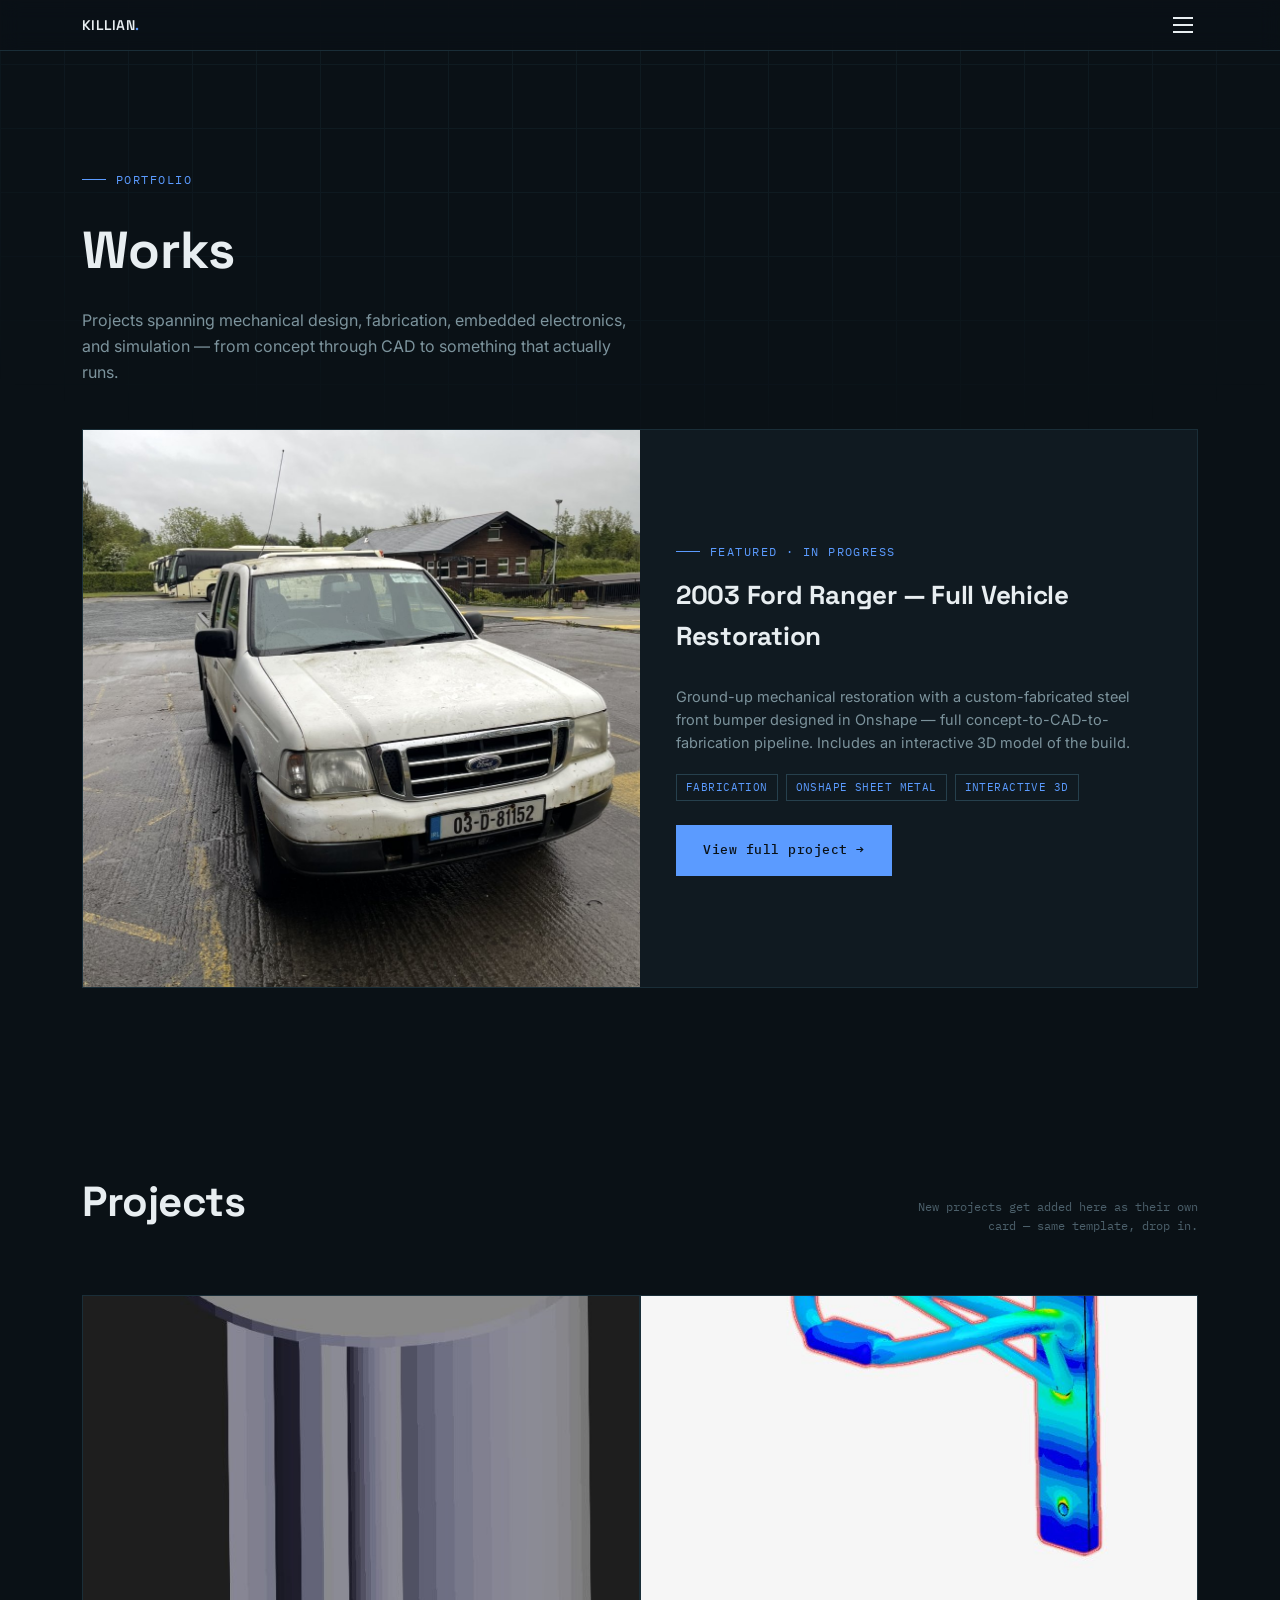
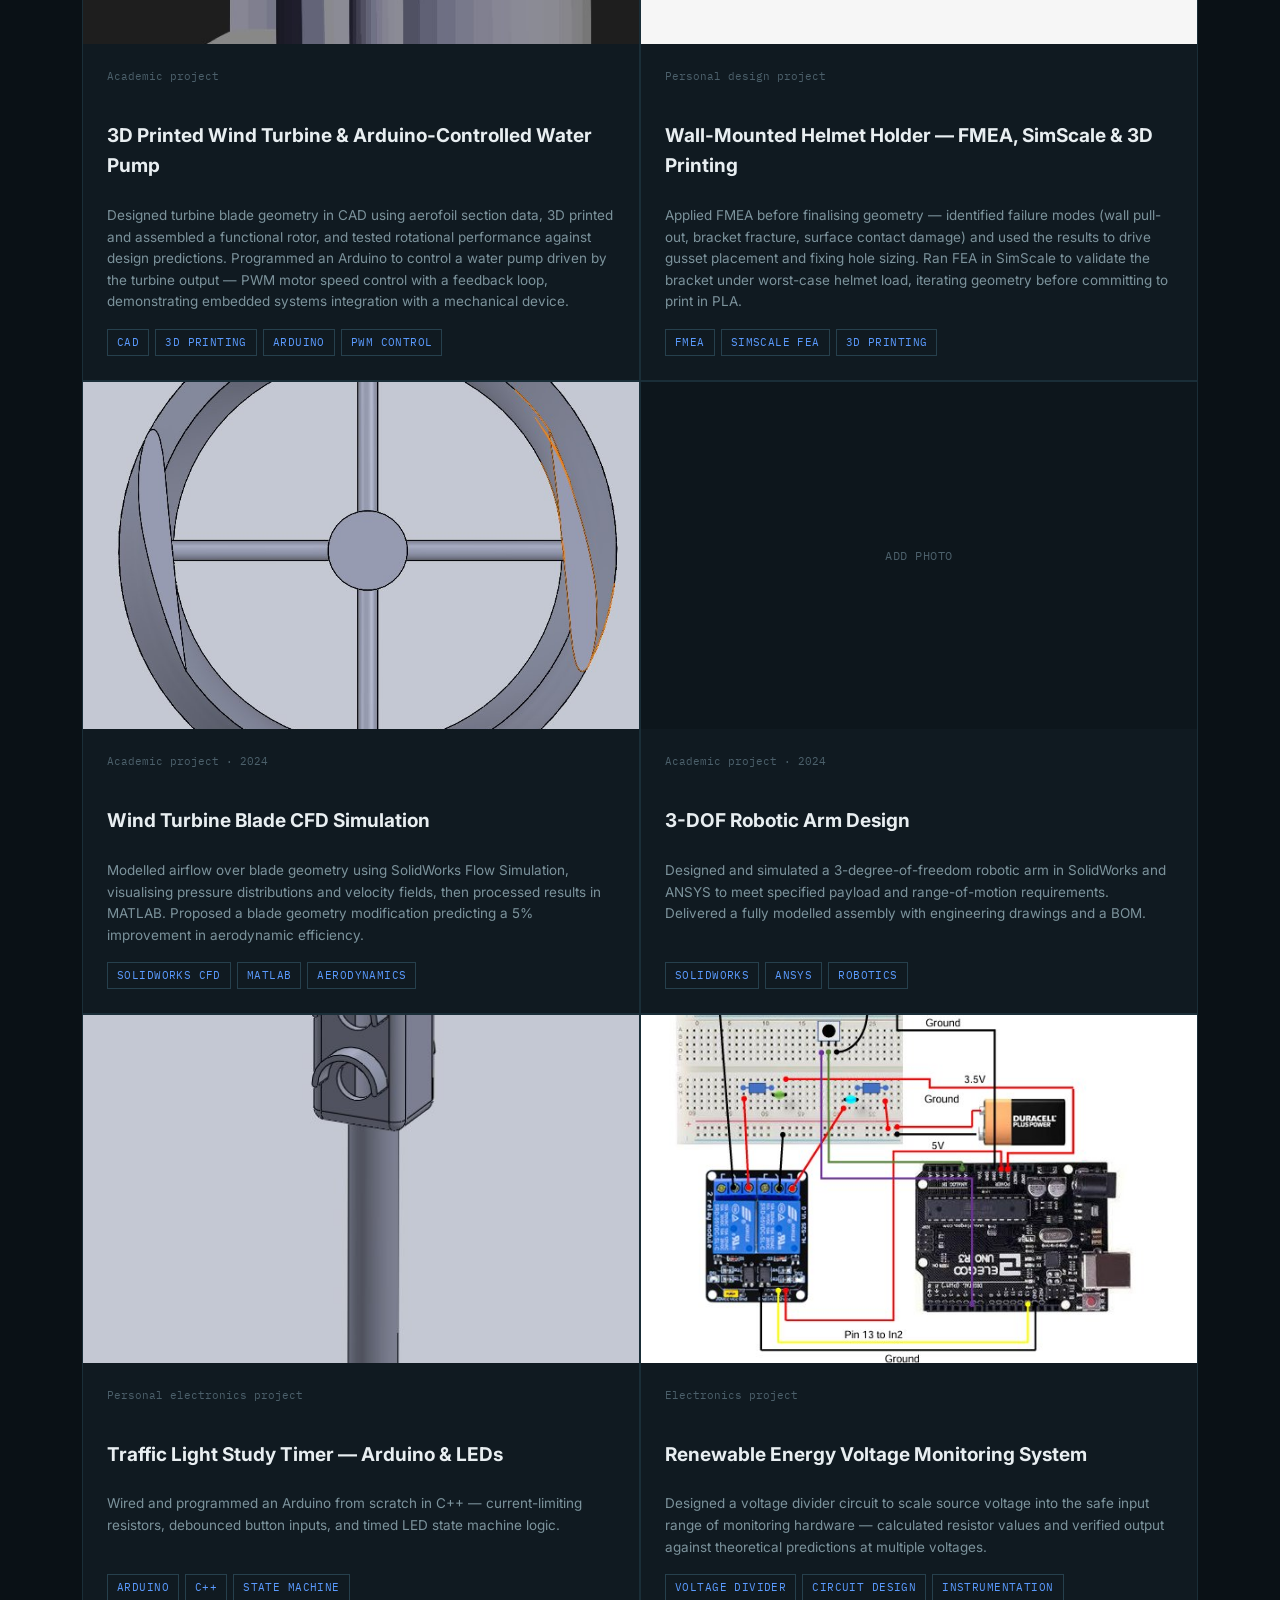
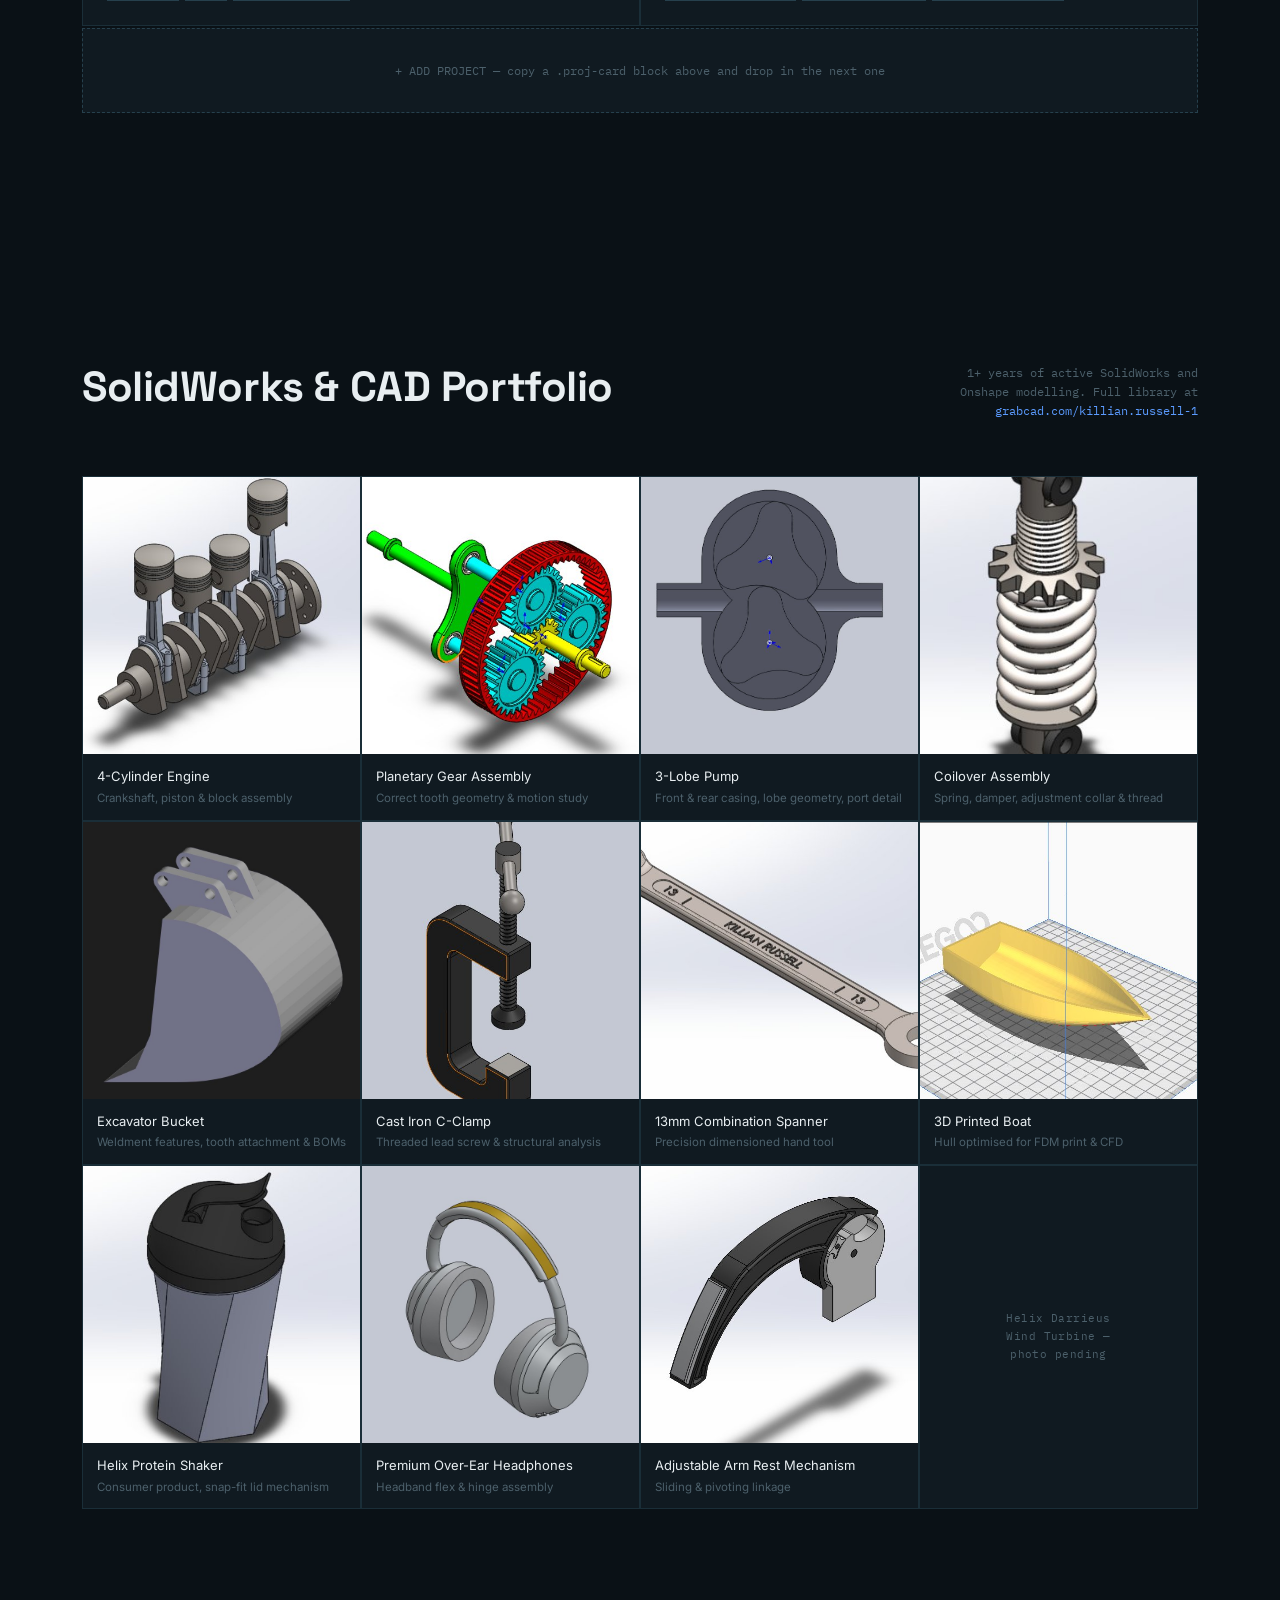
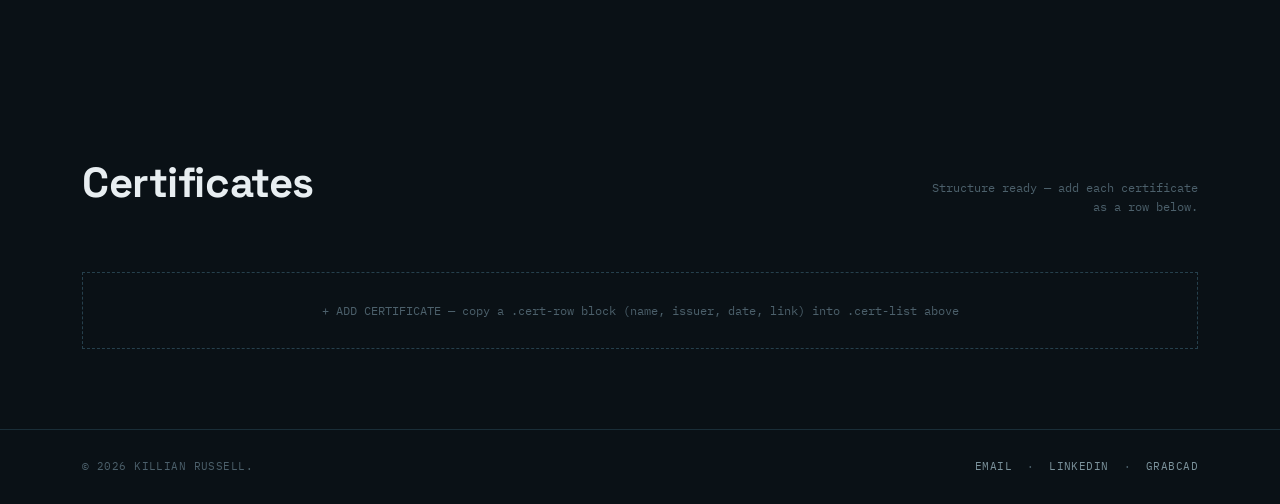
<file: works.html>
<!DOCTYPE html>
<html lang="en">
<head>
<meta charset="UTF-8">
<meta name="viewport" content="width=device-width, initial-scale=1.0">
<title>Works — Killian Russell</title>
<meta name="description" content="Engineering projects — Killian Russell. Mechanical design, fabrication, embedded systems, and simulation work.">

<link rel="preconnect" href="https://fonts.googleapis.com">
<link rel="preconnect" href="https://fonts.gstatic.com" crossorigin>
<link href="https://fonts.googleapis.com/css2?family=Space+Grotesk:wght@400;500;600;700&family=IBM+Plex+Mono:wght@400;500&family=Inter:wght@400;500;600&display=swap" rel="stylesheet">
<link rel="stylesheet" href="assets/style.css">

<style>
  #hero{ padding-top:170px; padding-bottom:20px; }
  .page-title{ font-size:clamp(34px,5.5vw,52px); margin-bottom:16px; }
  .page-sub{ color:var(--muted); font-size:16px; max-width:560px; }

  /* ---- featured (Ford Ranger teaser) ---- */
  .featured-card{
    display:grid; grid-template-columns:1fr 1fr; gap:0;
    border:1px solid var(--line-soft); background:var(--panel);
    overflow:hidden; margin-top:44px;
  }
  .featured-card img{ width:100%; height:100%; min-height:280px; object-fit:cover; display:block; }
  .featured-copy{ padding:36px; display:flex; flex-direction:column; justify-content:center; }
  .featured-copy .eyebrow{ margin-bottom:14px; }
  .featured-copy h3{ font-size:26px; margin-bottom:12px; }
  .featured-copy p{ color:var(--muted); font-size:14.5px; margin-bottom:20px; }
  .featured-tags{ display:flex; gap:8px; flex-wrap:wrap; margin-bottom:24px; }
  @media (max-width:760px){ .featured-card{ grid-template-columns:1fr; } .featured-card img{ min-height:220px; } }

  /* ---- project grid ---- */
  .proj-grid{
    display:grid; grid-template-columns:repeat(2,1fr); gap:2px;
    background:var(--line-soft); border:1px solid var(--line-soft); margin-top:60px;
  }
  .proj-card{ background:var(--panel); display:flex; flex-direction:column; }
  .proj-card .thumb{ aspect-ratio:16/10; overflow:hidden; background:var(--panel-2); }
  .proj-card .thumb img{ width:100%; height:100%; object-fit:cover; display:block; transition:transform .4s; }
  .proj-card:hover .thumb img{ transform:scale(1.04); }
  .proj-card .body{ padding:24px; flex:1; display:flex; flex-direction:column; }
  .proj-card .proj-year{ font-family:'IBM Plex Mono',monospace; font-size:11px; color:var(--muted-2); margin-bottom:10px; }
  .proj-card h4{ font-size:19px; margin-bottom:10px; }
  .proj-card p{ color:var(--muted); font-size:13.5px; margin-bottom:16px; flex:1; }
  .proj-card .tags{ display:flex; gap:6px; flex-wrap:wrap; }
  @media (max-width:700px){ .proj-grid{ grid-template-columns:1fr; } }

  /* ---- CAD portfolio strip ---- */
  .cad-grid{
    display:grid; grid-template-columns:repeat(4,1fr); gap:2px;
    background:var(--line-soft); border:1px solid var(--line-soft); margin-top:40px;
  }
  .cad-cell{ background:var(--panel); }
  .cad-cell .thumb{ aspect-ratio:1/1; overflow:hidden; background:var(--panel-2); }
  .cad-cell .thumb img{ width:100%; height:100%; object-fit:cover; display:block; }
  .cad-cell .label{ padding:12px 14px; }
  .cad-cell .label .name{ font-size:13px; color:var(--text); margin-bottom:2px; }
  .cad-cell .label .desc{ font-size:11.5px; color:var(--muted-2); }
  @media (max-width:820px){ .cad-grid{ grid-template-columns:repeat(2,1fr); } }
  @media (max-width:480px){ .cad-grid{ grid-template-columns:1fr; } }

  /* ---- certificates ---- */
  .cert-list{ margin-top:24px; }
  .cert-row{
    display:flex; justify-content:space-between; align-items:center; gap:16px;
    padding:18px 0; border-top:1px solid var(--line-soft);
  }
  .cert-list .cert-row:last-child{ border-bottom:1px solid var(--line-soft); }
  .cert-row .name{ font-size:15px; }
  .cert-row .issuer{ font-family:'IBM Plex Mono',monospace; font-size:11px; color:var(--muted-2); margin-top:4px; }
  .cert-row .cert-link{ font-family:'IBM Plex Mono',monospace; font-size:11px; color:var(--blue); white-space:nowrap; }
  .cert-placeholder{
    margin-top:0; border:1px dashed var(--line); padding:28px; text-align:center;
    color:var(--muted-2); font-family:'IBM Plex Mono',monospace; font-size:12px;
  }

  .work-placeholder{
    margin-top:2px; border:1px dashed var(--line); padding:32px; text-align:center;
    color:var(--muted-2); font-family:'IBM Plex Mono',monospace; font-size:12px; background:var(--panel);
  }
</style>
</head>
<body>

<div class="grid-bg"></div>

<header>
  <div class="nav-inner">
    <a class="brand" href="index.html">KILLIAN<span class="dot">.</span></a>
    <div class="nav-menu-wrap">
    <button class="nav-toggle" id="navToggle" aria-label="Toggle menu" aria-expanded="false"><span class="bar"></span><span class="bar"></span><span class="bar"></span></button>
    <ul id="navList">
      <li><a href="about.html">01 About</a></li>
      <li><a href="works.html" class="active">02 Works</a></li>
      <li><a href="industry.html">03 Industry</a></li>
      <li><a href="sport.html">04 Sport</a></li>
      <li><a href="contact.html">05 Contact</a></li>
    </ul>
    </div>
  </div>
</header>

<main>

<section id="hero">
  <div class="wrap">
    <div class="eyebrow">Portfolio</div>
    <h1 class="page-title">Works</h1>
    <p class="page-sub">Projects spanning mechanical design, fabrication, embedded electronics, and simulation — from concept through CAD to something that actually runs.</p>

    <a href="ford-ranger.html" class="featured-card reveal">
      <img src="assets/photos/cv/ford-ranger/240c18653ea56e4ad40640ebfa748b8e37061ef4.jpg" alt="Ford Ranger restoration">
      <div class="featured-copy">
        <div class="eyebrow">Featured &middot; In progress</div>
        <h3>2003 Ford Ranger — Full Vehicle Restoration</h3>
        <p>Ground-up mechanical restoration with a custom-fabricated steel front bumper designed in Onshape — full concept-to-CAD-to-fabrication pipeline. Includes an interactive 3D model of the build.</p>
        <div class="featured-tags">
          <span class="chip">Fabrication</span>
          <span class="chip">Onshape Sheet Metal</span>
          <span class="chip">Interactive 3D</span>
        </div>
        <span class="btn btn-primary" style="width:fit-content;">View full project &rarr;</span>
      </div>
    </a>
  </div>
</section>

<section class="tight">
  <div class="wrap">
    <div class="sec-head">
      <h2>Projects</h2>
      <div class="sec-note">New projects get added here as their own card — same template, drop in.</div>
    </div>

    <div class="proj-grid">

      <div class="proj-card reveal">
        <div class="thumb"><img src="assets/photos/cv/wind-turbine-pump/03b0ee3140669b0dee569db53eae3508be150f25.jpg" alt="3D printed wind turbine and Arduino water pump"></div>
        <div class="body">
          <div class="proj-year">Academic project</div>
          <h4>3D Printed Wind Turbine &amp; Arduino-Controlled Water Pump</h4>
          <p>Designed turbine blade geometry in CAD using aerofoil section data, 3D printed and assembled a functional rotor, and tested rotational performance against design predictions. Programmed an Arduino to control a water pump driven by the turbine output — PWM motor speed control with a feedback loop, demonstrating embedded systems integration with a mechanical device.</p>
          <div class="tags"><span class="chip">CAD</span><span class="chip">3D Printing</span><span class="chip">Arduino</span><span class="chip">PWM Control</span></div>
        </div>
      </div>

      <div class="proj-card reveal">
        <div class="thumb"><img src="assets/photos/cv/helmet-holder/bb49d2c9d02f0412c94f1913a63209ddf565a728.jpg" alt="Wall-mounted helmet holder"></div>
        <div class="body">
          <div class="proj-year">Personal design project</div>
          <h4>Wall-Mounted Helmet Holder — FMEA, SimScale &amp; 3D Printing</h4>
          <p>Applied FMEA before finalising geometry — identified failure modes (wall pull-out, bracket fracture, surface contact damage) and used the results to drive gusset placement and fixing hole sizing. Ran FEA in SimScale to validate the bracket under worst-case helmet load, iterating geometry before committing to print in PLA.</p>
          <div class="tags"><span class="chip">FMEA</span><span class="chip">SimScale FEA</span><span class="chip">3D Printing</span></div>
        </div>
      </div>

      <div class="proj-card reveal">
        <div class="thumb"><img src="assets/photos/cv/cfd-turbine/a444559c2fde6d0e721ace8bf59f91f89a583f86.jpg" alt="Wind turbine blade CFD simulation"></div>
        <div class="body">
          <div class="proj-year">Academic project · 2024</div>
          <h4>Wind Turbine Blade CFD Simulation</h4>
          <p>Modelled airflow over blade geometry using SolidWorks Flow Simulation, visualising pressure distributions and velocity fields, then processed results in MATLAB. Proposed a blade geometry modification predicting a 5% improvement in aerodynamic efficiency.</p>
          <div class="tags"><span class="chip">SolidWorks CFD</span><span class="chip">MATLAB</span><span class="chip">Aerodynamics</span></div>
        </div>
      </div>

      <div class="proj-card reveal">
        <div class="thumb" style="display:flex;align-items:center;justify-content:center;">
          <span class="mono" style="color:var(--muted-2);font-size:12px;">ADD PHOTO</span>
        </div>
        <div class="body">
          <div class="proj-year">Academic project · 2024</div>
          <h4>3-DOF Robotic Arm Design</h4>
          <p>Designed and simulated a 3-degree-of-freedom robotic arm in SolidWorks and ANSYS to meet specified payload and range-of-motion requirements. Delivered a fully modelled assembly with engineering drawings and a BOM.</p>
          <div class="tags"><span class="chip">SolidWorks</span><span class="chip">ANSYS</span><span class="chip">Robotics</span></div>
        </div>
      </div>

      <div class="proj-card reveal">
        <div class="thumb"><img src="assets/photos/cv/traffic-light/423c441731c09965ffc4aa2b7d1c89dbd71625ea.jpg" alt="Arduino traffic light study timer"></div>
        <div class="body">
          <div class="proj-year">Personal electronics project</div>
          <h4>Traffic Light Study Timer — Arduino &amp; LEDs</h4>
          <p>Wired and programmed an Arduino from scratch in C++ — current-limiting resistors, debounced button inputs, and timed LED state machine logic.</p>
          <div class="tags"><span class="chip">Arduino</span><span class="chip">C++</span><span class="chip">State Machine</span></div>
        </div>
      </div>

      <div class="proj-card reveal">
        <div class="thumb"><img src="assets/photos/cv/voltage-monitor/7d909ea0fe354680e5657810c1fe5ab9d2e5779c.jpg" alt="Renewable energy voltage monitoring circuit"></div>
        <div class="body">
          <div class="proj-year">Electronics project</div>
          <h4>Renewable Energy Voltage Monitoring System</h4>
          <p>Designed a voltage divider circuit to scale source voltage into the safe input range of monitoring hardware — calculated resistor values and verified output against theoretical predictions at multiple voltages.</p>
          <div class="tags"><span class="chip">Voltage Divider</span><span class="chip">Circuit Design</span><span class="chip">Instrumentation</span></div>
        </div>
      </div>

    </div>

    <div class="work-placeholder reveal">
      + ADD PROJECT — copy a .proj-card block above and drop in the next one
    </div>
  </div>
</section>

<section class="tight">
  <div class="wrap">
    <div class="sec-head">
      <h2>SolidWorks &amp; CAD Portfolio</h2>
      <div class="sec-note">1+ years of active SolidWorks and Onshape modelling. Full library at <a href="https://grabcad.com/killian.russell-1" target="_blank" rel="noopener" style="color:var(--blue);">grabcad.com/killian.russell-1</a></div>
    </div>

    <div class="cad-grid">
      <div class="cad-cell reveal">
        <div class="thumb"><img src="assets/photos/cv/cad-portfolio/4cyl-engine.jpg" alt="4-Cylinder Engine CAD model"></div>
        <div class="label"><div class="name">4-Cylinder Engine</div><div class="desc">Crankshaft, piston &amp; block assembly</div></div>
      </div>
      <div class="cad-cell reveal">
        <div class="thumb"><img src="assets/photos/cv/cad-portfolio/planetary-gear.jpg" alt="Planetary Gear Assembly CAD model"></div>
        <div class="label"><div class="name">Planetary Gear Assembly</div><div class="desc">Correct tooth geometry &amp; motion study</div></div>
      </div>
      <div class="cad-cell reveal">
        <div class="thumb"><img src="assets/photos/cv/cad-portfolio/3lobe-pump-front.jpg" alt="3-Lobe Pump CAD model"></div>
        <div class="label"><div class="name">3-Lobe Pump</div><div class="desc">Front &amp; rear casing, lobe geometry, port detail</div></div>
      </div>
      <div class="cad-cell reveal">
        <div class="thumb"><img src="assets/photos/cv/cad-portfolio/coilover.jpg" alt="Coilover Assembly CAD model"></div>
        <div class="label"><div class="name">Coilover Assembly</div><div class="desc">Spring, damper, adjustment collar &amp; thread</div></div>
      </div>
      <div class="cad-cell reveal">
        <div class="thumb"><img src="assets/photos/cv/cad-portfolio/excavator-bucket.jpg" alt="Excavator Bucket CAD model"></div>
        <div class="label"><div class="name">Excavator Bucket</div><div class="desc">Weldment features, tooth attachment &amp; BOMs</div></div>
      </div>
      <div class="cad-cell reveal">
        <div class="thumb"><img src="assets/photos/cv/cad-portfolio/c-clamp.jpg" alt="Cast Iron C-Clamp CAD model"></div>
        <div class="label"><div class="name">Cast Iron C-Clamp</div><div class="desc">Threaded lead screw &amp; structural analysis</div></div>
      </div>
      <div class="cad-cell reveal">
        <div class="thumb"><img src="assets/photos/cv/cad-portfolio/13mm-spanner.jpg" alt="13mm Combination Spanner CAD model"></div>
        <div class="label"><div class="name">13mm Combination Spanner</div><div class="desc">Precision dimensioned hand tool</div></div>
      </div>
      <div class="cad-cell reveal">
        <div class="thumb"><img src="assets/photos/cv/cad-portfolio/3d-printed-boat.jpg" alt="3D Printed Boat hull CAD model"></div>
        <div class="label"><div class="name">3D Printed Boat</div><div class="desc">Hull optimised for FDM print &amp; CFD</div></div>
      </div>
      <div class="cad-cell reveal">
        <div class="thumb"><img src="assets/photos/cv/cad-portfolio/protein-shaker.jpg" alt="Helix Protein Shaker CAD model"></div>
        <div class="label"><div class="name">Helix Protein Shaker</div><div class="desc">Consumer product, snap-fit lid mechanism</div></div>
      </div>
      <div class="cad-cell reveal">
        <div class="thumb"><img src="assets/photos/cv/cad-portfolio/headphones.jpg" alt="Premium Over-Ear Headphones CAD model"></div>
        <div class="label"><div class="name">Premium Over-Ear Headphones</div><div class="desc">Headband flex &amp; hinge assembly</div></div>
      </div>
      <div class="cad-cell reveal">
        <div class="thumb"><img src="assets/photos/cv/cad-portfolio/arm-rest.jpg" alt="Adjustable Arm Rest Mechanism CAD model"></div>
        <div class="label"><div class="name">Adjustable Arm Rest Mechanism</div><div class="desc">Sliding &amp; pivoting linkage</div></div>
      </div>
      <div class="cad-cell reveal" style="display:flex;align-items:center;justify-content:center;min-height:160px;">
        <span class="mono" style="color:var(--muted-2);font-size:11px;text-align:center;padding:0 12px;">Helix Darrieus<br>Wind Turbine —<br>photo pending</span>
      </div>
    </div>
  </div>
</section>

<section class="tight">
  <div class="wrap">
    <div class="sec-head">
      <h2>Certificates</h2>
      <div class="sec-note">Structure ready — add each certificate as a row below.</div>
    </div>

    <div class="cert-list reveal">
      <div class="cert-placeholder">
        + ADD CERTIFICATE — copy a .cert-row block (name, issuer, date, link) into .cert-list above
      </div>
    </div>
  </div>
</section>

</main>

<footer>
  <div class="wrap footer-inner">
    <div>© 2026 KILLIAN RUSSELL.</div>
    <div><a href="mailto:killian.russell6@mail.dcu.ie">EMAIL</a> &nbsp;·&nbsp; <a href="https://www.linkedin.com/in/killian-russell" target="_blank" rel="noopener">LINKEDIN</a> &nbsp;·&nbsp; <a href="https://grabcad.com/killian.russell-1" target="_blank" rel="noopener">GRABCAD</a></div>
  </div>
</footer>

<script>
  const navToggle = document.getElementById('navToggle');
  const navList = document.getElementById('navList');
  navToggle.addEventListener('click', () => {
    const open = navList.classList.toggle('open');
    navToggle.classList.toggle('open', open);
    navToggle.setAttribute('aria-expanded', open);
  });
  navList.querySelectorAll('a').forEach(a => a.addEventListener('click', () => {
    navList.classList.remove('open');
    navToggle.classList.remove('open');
    navToggle.setAttribute('aria-expanded','false');
  }));

  const revealEls = document.querySelectorAll('.reveal');
  const io = new IntersectionObserver((entries) => {
    entries.forEach(entry => {
      if(entry.isIntersecting){ entry.target.classList.add('in'); io.unobserve(entry.target); }
    });
  }, {threshold:0.1});
  revealEls.forEach(el => io.observe(el));
</script>

</body>
</html>
</file>
<file: assets/style.css>
/* ============================================================
   KILLIAN RUSSELL — PORTFOLIO
   Shared design system across all pages.
   Palette: blueprint/schematic — dark charcoal-blue, P&ID blue,
   gauge amber. Type: Space Grotesk (display), Inter (body),
   IBM Plex Mono (technical/data labels).
   ============================================================ */

:root{
  --ink:#0A1116;
  --panel:#101A21;
  --panel-2:#0D161C;
  --line:#26404D;
  --line-soft:#1A2E38;
  --blue:#5B9BFF;
  --amber:#F0A73C;
  --text:#E8EEF1;
  --muted:#7C939C;
  --muted-2:#4C606B;
  --maxw:1180px;
}

*{box-sizing:border-box;}
html{scroll-behavior:smooth;}
body{
  margin:0;
  background:var(--ink);
  color:var(--text);
  font-family:'Inter',sans-serif;
  font-size:16px;
  line-height:1.6;
  -webkit-font-smoothing:antialiased;
}
::selection{background:var(--blue); color:var(--ink);}
h1,h2,h3{ font-family:'Space Grotesk',sans-serif; margin:0; letter-spacing:-0.01em; }
.mono{ font-family:'IBM Plex Mono',monospace; letter-spacing:0.04em; }
a{color:inherit; text-decoration:none;}
img{max-width:100%; display:block;}

.wrap{ max-width:var(--maxw); margin:0 auto; padding:0 32px; }

/* ---------- background schematic grid ---------- */
.grid-bg{
  position:fixed; inset:0; z-index:0;
  background-image:
    linear-gradient(var(--line-soft) 1px, transparent 1px),
    linear-gradient(90deg, var(--line-soft) 1px, transparent 1px);
  background-size:64px 64px;
  opacity:0.35;
  mask-image:radial-gradient(ellipse 90% 60% at 50% 0%, black 40%, transparent 90%);
  pointer-events:none;
}

/* ---------- nav ---------- */
header{
  position:fixed; top:0; left:0; right:0; z-index:50;
  background:rgba(10,17,22,0.82);
  backdrop-filter:blur(10px);
  border-bottom:1px solid var(--line-soft);
}
.nav-inner{
  max-width:var(--maxw); margin:0 auto; padding:10px 32px;
  display:flex; align-items:center; justify-content:space-between;
}
.brand{ font-family:'Space Grotesk',sans-serif; font-weight:600; font-size:14px; letter-spacing:0.02em; }
.brand .dot{color:var(--blue);}
.nav-menu-wrap{ position:relative; }
#navList{
  list-style:none; margin:0; padding:0; display:flex;
  position:absolute; top:calc(100% + 10px); right:0; left:auto; flex-direction:column;
  background:var(--panel); border:1px solid var(--line-soft);
  border-radius:4px; box-shadow:0 12px 28px rgba(0,0,0,0.45);
  padding:14px 18px; gap:12px; min-width:170px;
  opacity:0; visibility:hidden; transform:translateY(-8px);
  transition:opacity .2s ease, transform .2s ease, visibility .2s;
}
#navList.open{ opacity:1; visibility:visible; transform:translateY(0); }
#navList a{
  font-family:'IBM Plex Mono',monospace; font-size:12px; letter-spacing:0.08em;
  color:var(--muted); text-transform:uppercase; transition:color .2s; position:relative;
}
#navList a:hover{color:var(--text);}
#navList a.active{color:var(--blue);}
#navList a.active::after{
  content:''; position:absolute; left:0; right:0; bottom:-6px; height:1px; background:var(--blue);
}
.nav-toggle{
  display:flex; flex-direction:column; justify-content:center; align-items:center; gap:5px;
  background:none; border:none; cursor:pointer; padding:6px; width:30px; height:30px; flex:none;
}
.nav-toggle .bar{
  width:20px; height:2px; background:var(--text); transition:transform .25s ease, opacity .2s ease;
}
.nav-toggle.open .bar:nth-child(1){ transform:translateY(7px) rotate(45deg); }
.nav-toggle.open .bar:nth-child(2){ opacity:0; }
.nav-toggle.open .bar:nth-child(3){ transform:translateY(-7px) rotate(-45deg); }

main{ position:relative; z-index:1; }
section{ position:relative; z-index:1; padding:140px 0 100px; }
section.tight{ padding-top:160px; padding-bottom:80px; }

.eyebrow{
  font-family:'IBM Plex Mono',monospace; font-size:12px; color:var(--blue);
  letter-spacing:0.12em; text-transform:uppercase; display:flex; align-items:center; gap:10px; margin-bottom:20px;
}
.eyebrow::before{ content:''; width:24px; height:1px; background:var(--blue); }

.sec-head{
  display:flex; justify-content:space-between; align-items:flex-end;
  margin-bottom:56px; gap:24px; flex-wrap:wrap;
}
.sec-head h2{ font-size:clamp(28px,4vw,42px); }
.sec-note{
  font-family:'IBM Plex Mono',monospace; font-size:12px; color:var(--muted-2);
  max-width:280px; text-align:right;
}
@media (max-width:640px){ .sec-note{text-align:left;} }

.btn{
  font-family:'IBM Plex Mono',monospace; font-size:13px; letter-spacing:0.04em;
  padding:14px 26px; border:1px solid var(--line); display:inline-flex; align-items:center; gap:10px; transition:all .2s;
}
.btn-primary{ background:var(--blue); color:var(--ink); border-color:var(--blue); font-weight:500; }
.btn-primary:hover{ background:#78ADFF; border-color:#78ADFF; }
.btn-ghost:hover{ border-color:var(--blue); color:var(--blue); }

footer{
  border-top:1px solid var(--line-soft); padding:28px 0; position:relative; z-index:1;
}
.footer-inner{
  display:flex; justify-content:space-between; align-items:center; flex-wrap:wrap; gap:12px;
  font-family:'IBM Plex Mono',monospace; font-size:11px; color:var(--muted-2); letter-spacing:0.04em;
}
.footer-inner a{color:var(--muted); transition:color .2s;}
.footer-inner a:hover{color:var(--blue);}

.reveal{ opacity:0; transform:translateY(24px); transition:opacity .7s ease, transform .7s ease; }
.reveal.in{ opacity:1; transform:translateY(0); }

@media (prefers-reduced-motion: reduce){
  html{scroll-behavior:auto;}
  .reveal{ transition:none !important; opacity:1 !important; transform:none !important; }
}
:focus-visible{ outline:2px solid var(--blue); outline-offset:3px; }

/* ---------- spec table (reused: About, Industry) ---------- */
.spec-table{ border:1px solid var(--line-soft); background:var(--panel); }
.spec-row{
  display:flex; justify-content:space-between; padding:16px 20px;
  border-bottom:1px solid var(--line-soft); font-size:13px; gap:16px;
}
.spec-row:last-child{border-bottom:none;}
.spec-row .k{
  font-family:'IBM Plex Mono',monospace; color:var(--muted-2); text-transform:uppercase;
  letter-spacing:0.06em; font-size:11px; white-space:nowrap;
}
.spec-row .v{ color:var(--text); text-align:right; }

/* ---------- chips ---------- */
.chip{
  font-family:'IBM Plex Mono',monospace; font-size:10.5px; letter-spacing:0.04em; color:var(--blue);
  border:1px solid var(--line); padding:4px 9px; text-transform:uppercase; display:inline-block;
}

/* ---------- available banner (reused: About) ---------- */
.availability{
  border:1px solid var(--line-soft); background:var(--panel); padding:20px 24px;
  display:flex; align-items:center; gap:12px; margin-top:24px;
}
.availability .status-dot{
  width:8px; height:8px; border-radius:50%; background:#63D471; box-shadow:0 0 8px #63D471; flex:none;
}
.availability p{ margin:0; font-size:14px; color:var(--muted); }
.availability strong{ color:var(--text); }
</file>
